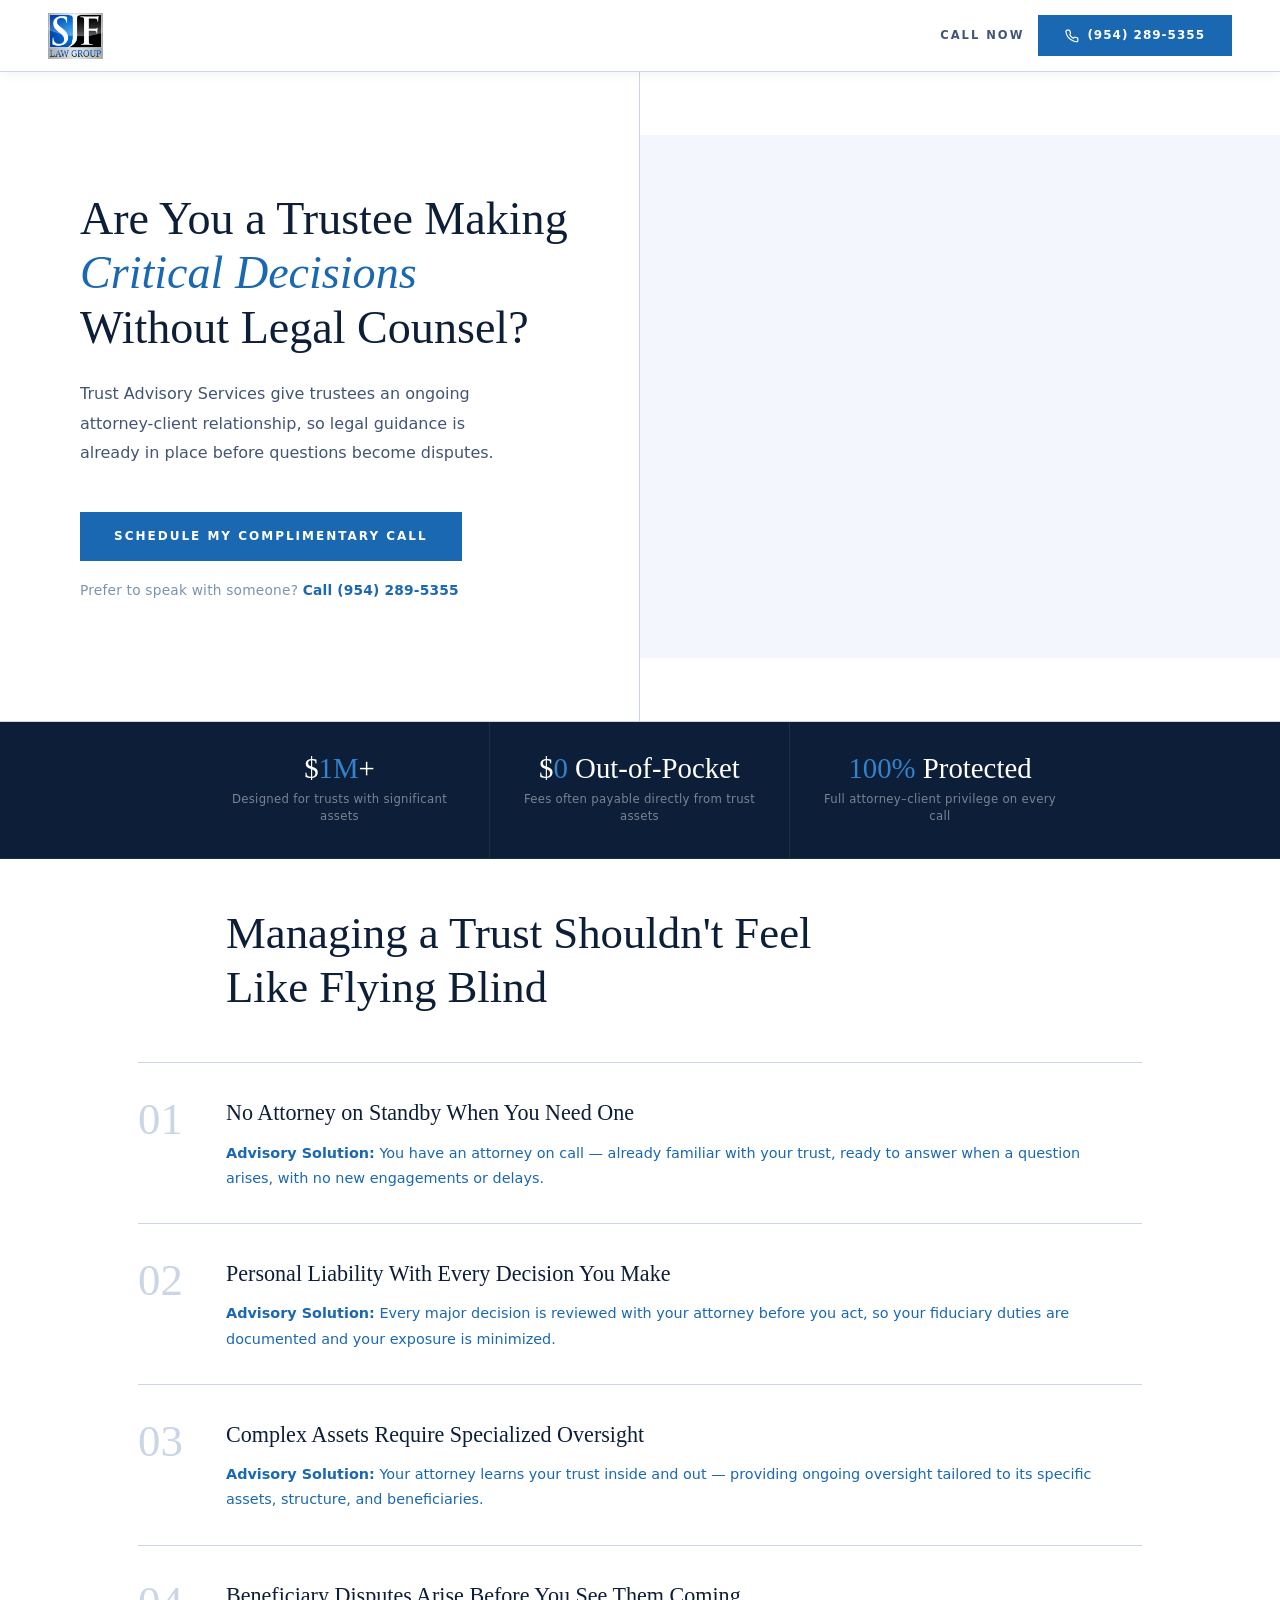
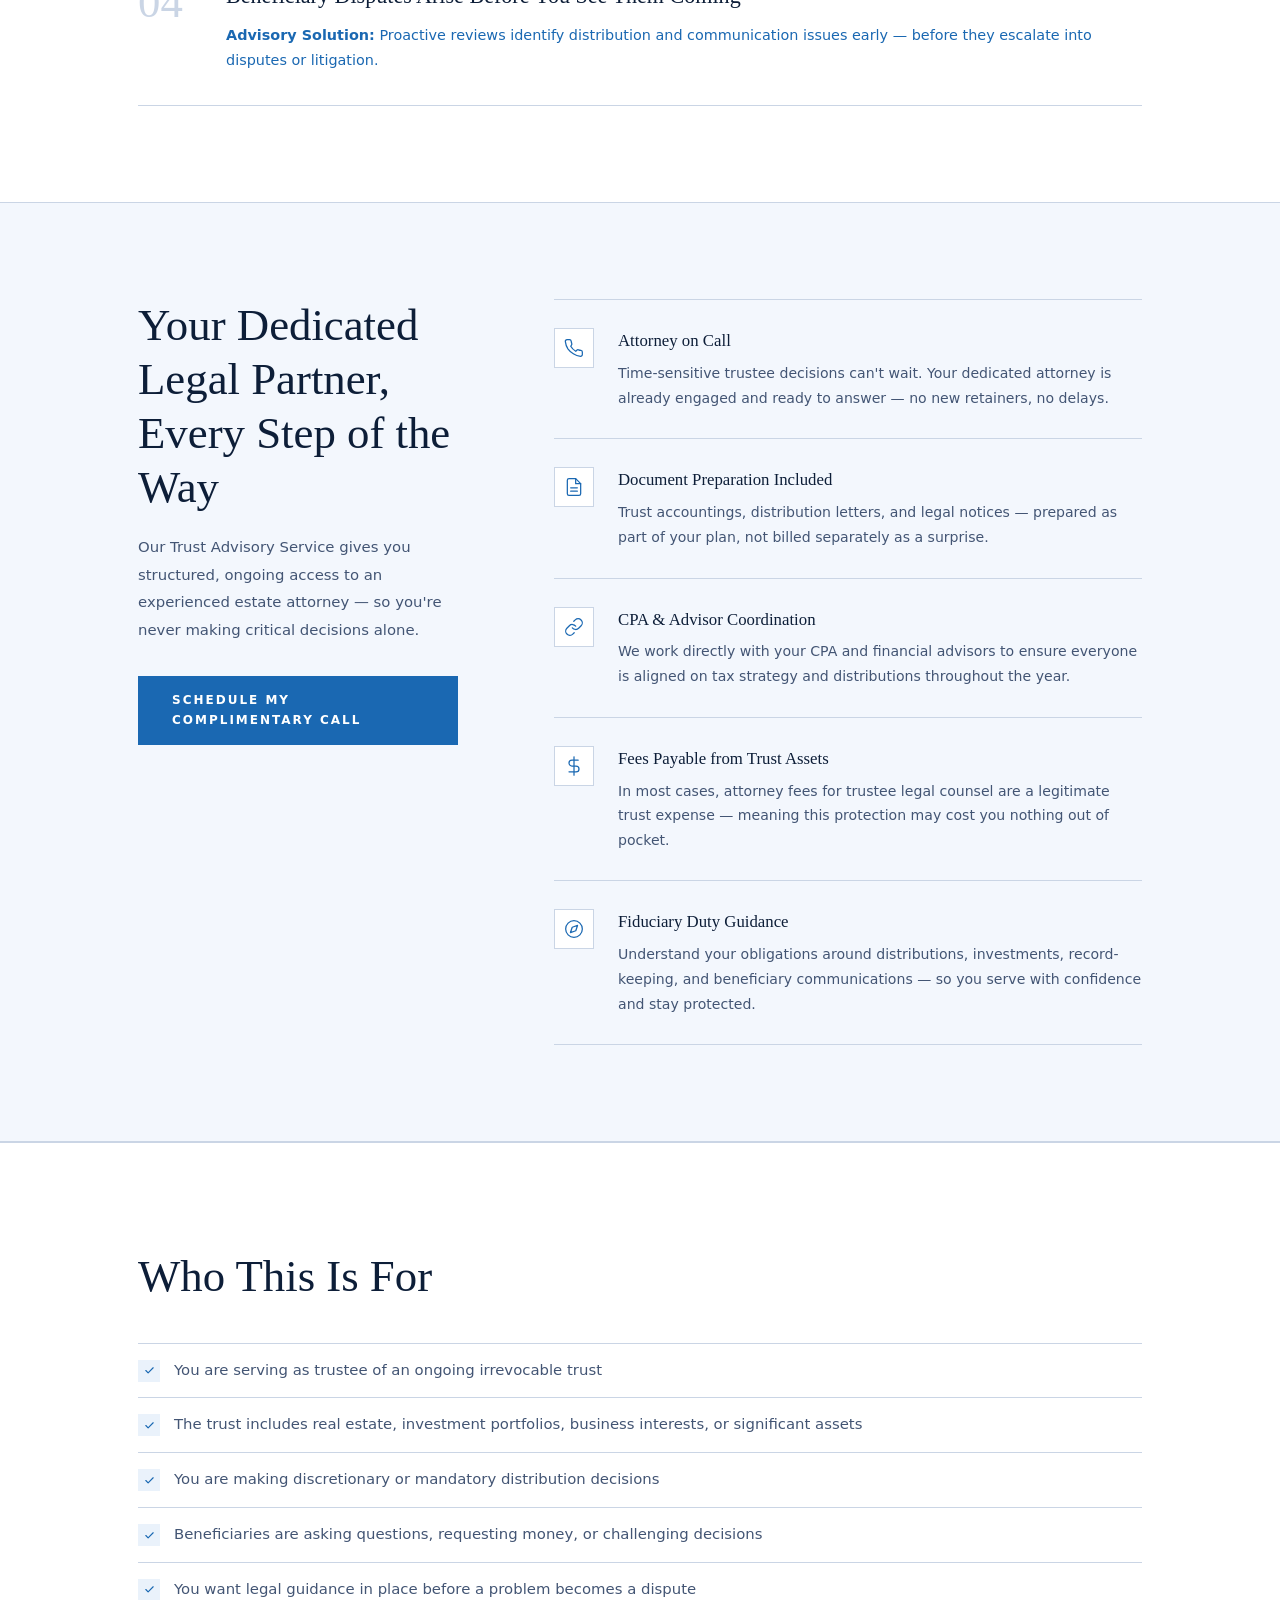
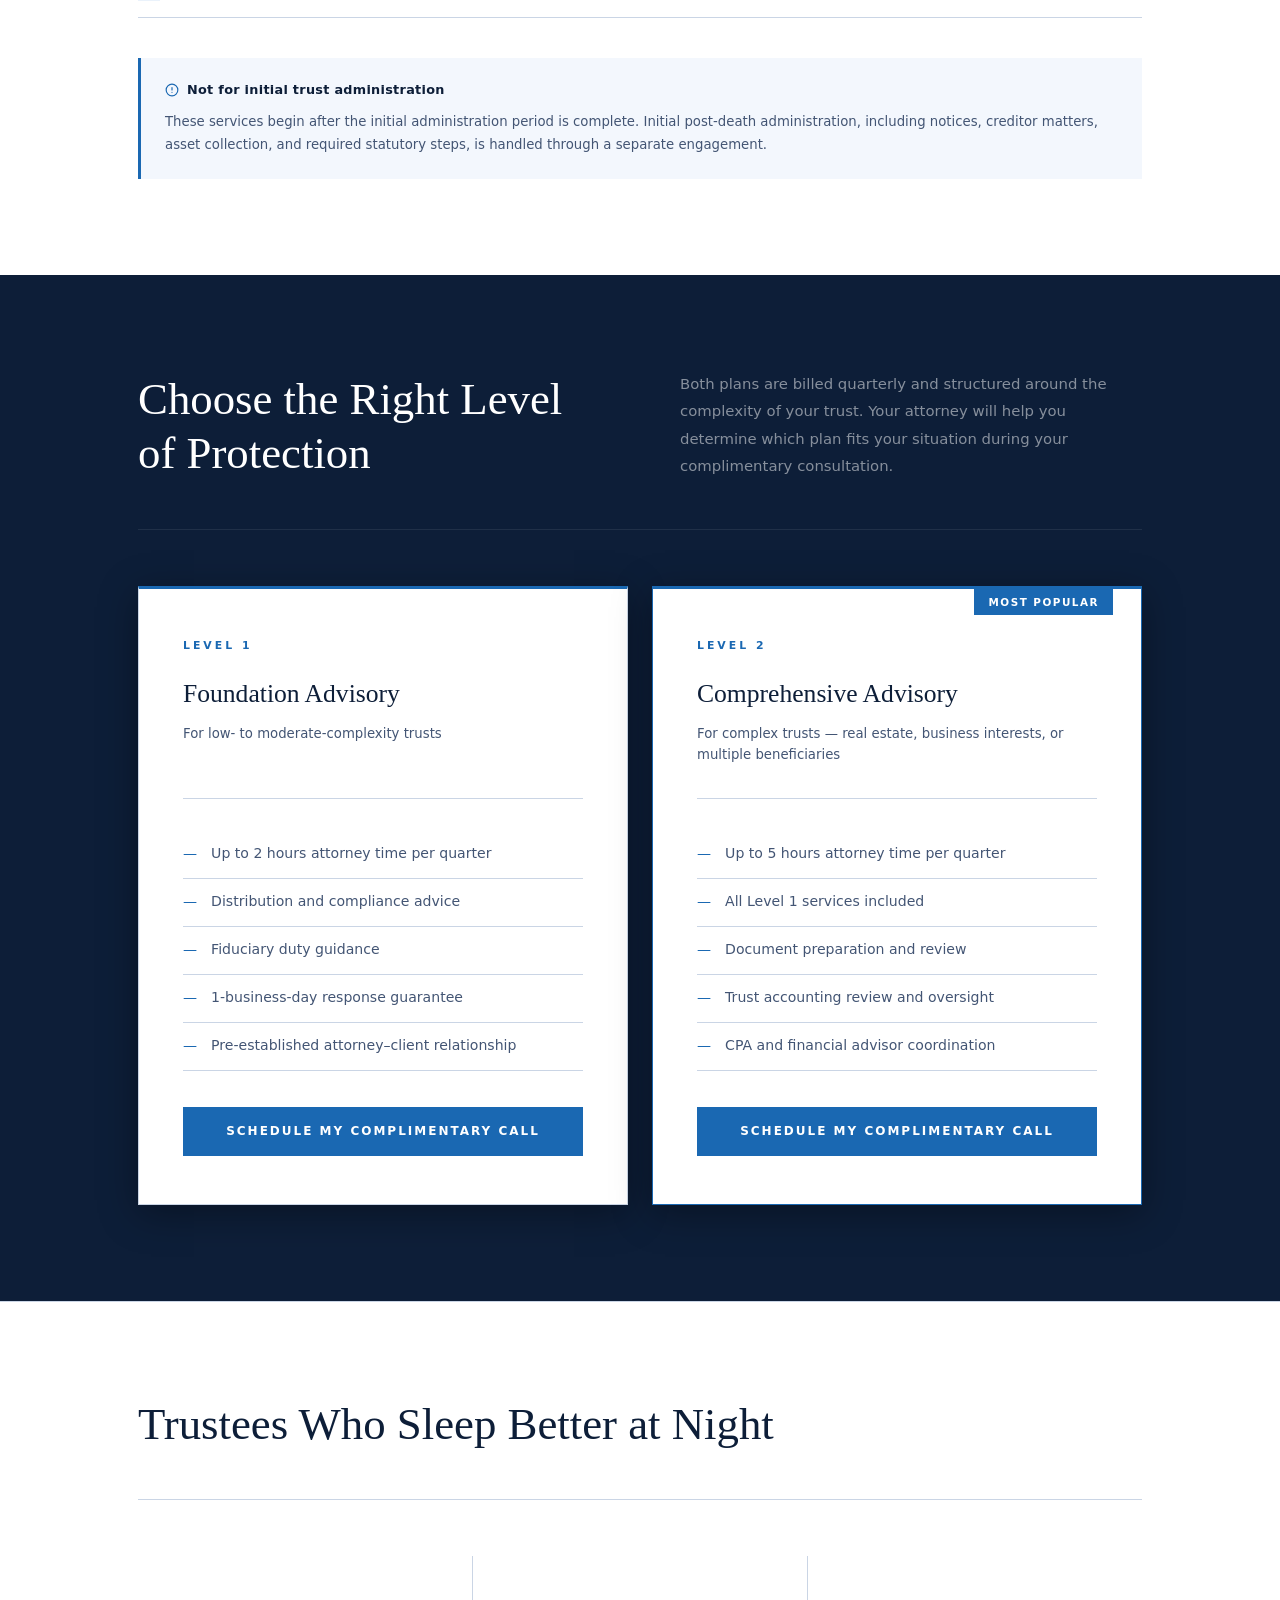
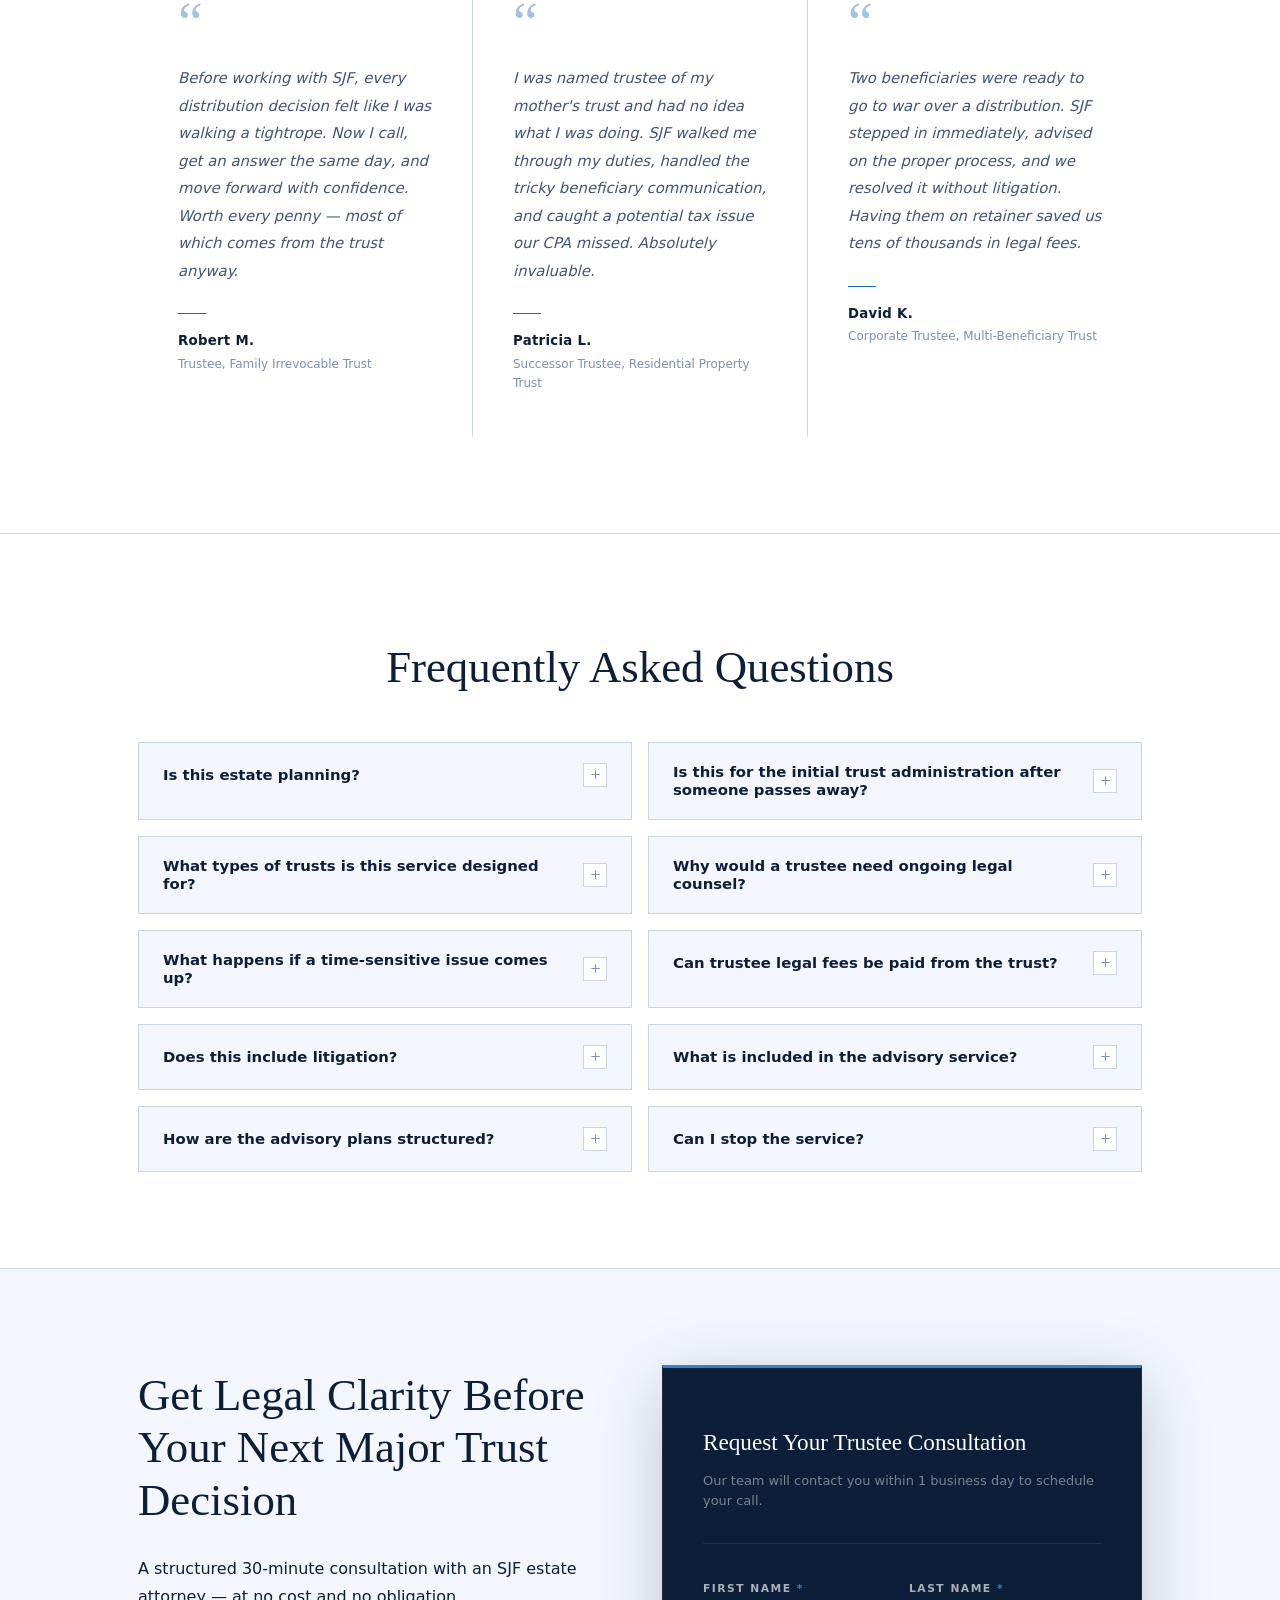
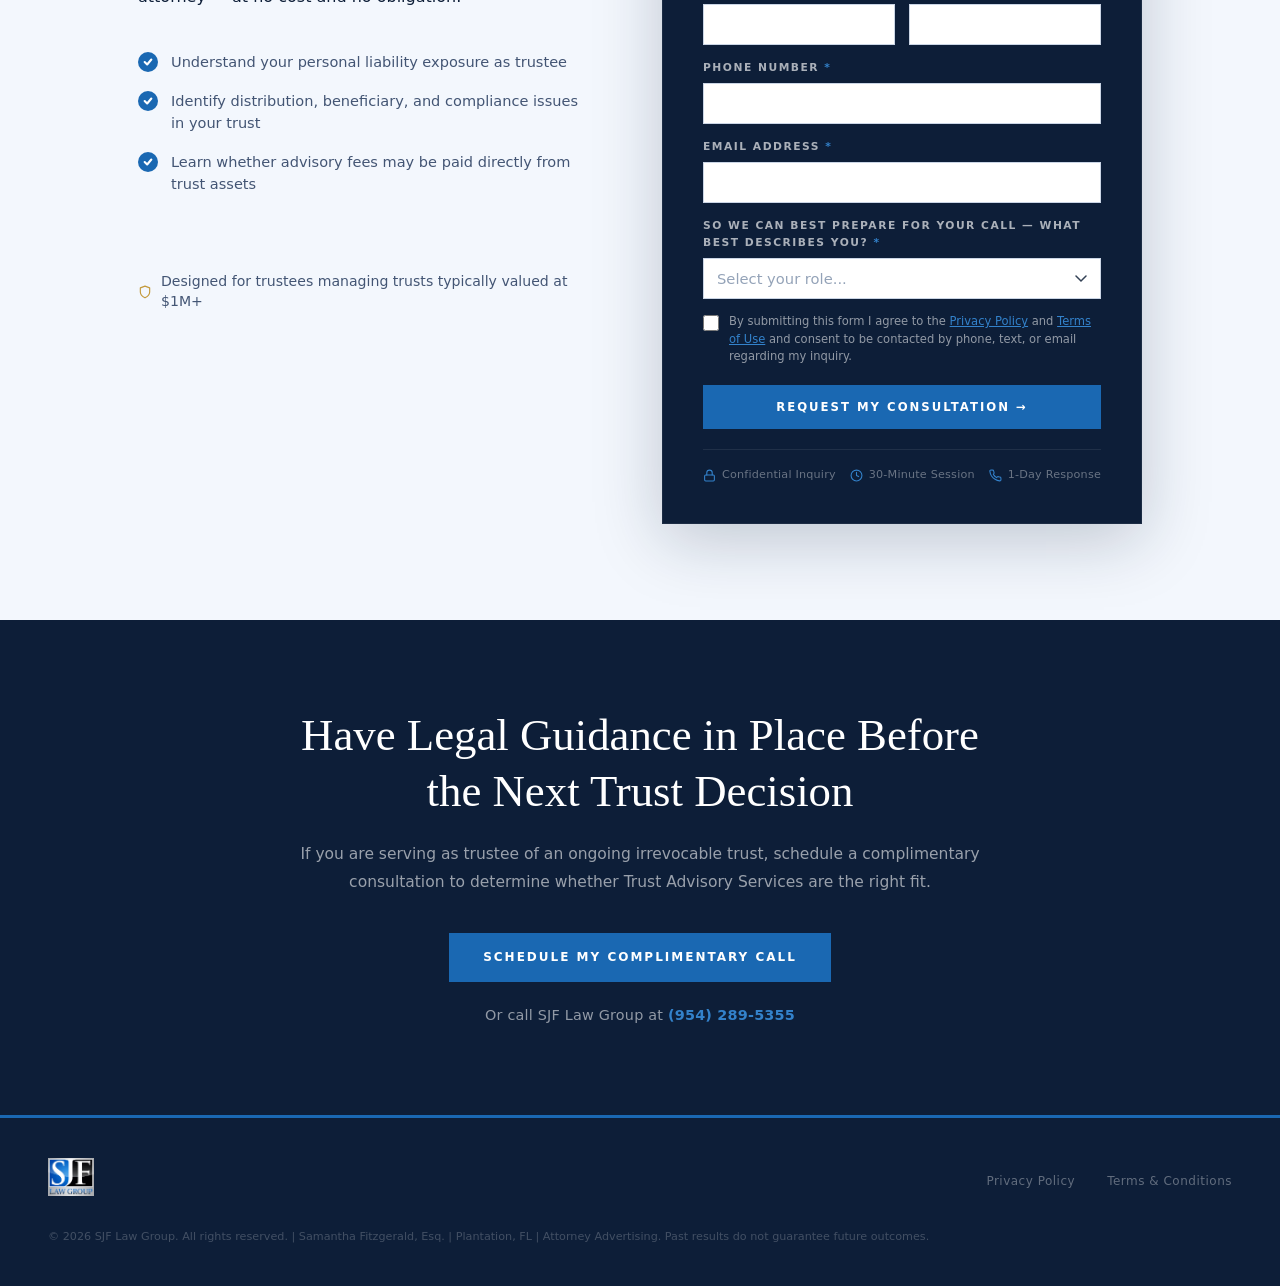
<file: index.html>
<!DOCTYPE html>
<html lang="en">
<head>
  <meta charset="UTF-8" />
  <meta name="viewport" content="width=device-width, initial-scale=1.0" />
  <meta name="facebook-domain-verification" content="k0a0chwaouj1eabkown8rxc9m63eyc" />
  <title>Trust Advisory Services | SJF Law Group</title>
  <!-- Meta Pixel Code -->
  <script>
  !function(f,b,e,v,n,t,s)
  {if(f.fbq)return;n=f.fbq=function(){n.callMethod?
  n.callMethod.apply(n,arguments):n.queue.push(arguments)};
  if(!f._fbq)f._fbq=n;n.push=n;n.loaded=!0;n.version='2.0';
  n.queue=[];t=b.createElement(e);t.async=!0;
  t.src=v;s=b.getElementsByTagName(e)[0];
  s.parentNode.insertBefore(t,s)}(window, document,'script',
  'https://connect.facebook.net/en_US/fbevents.js');
  fbq('init', '765142088381799');
  fbq('track', 'PageView');
  </script>
  <noscript><img height="1" width="1" style="display:none"
  src="https://www.facebook.com/tr?id=765142088381799&ev=PageView&noscript=1"/></noscript>
  <!-- End Meta Pixel Code -->
  <meta name="description" content="SJF Law Group provides trustees with ongoing legal counsel, proactive risk management, and guaranteed same-business-day response. Book your free consultation today." />
  <link rel="stylesheet" href="assets/css/styles.css" />
</head>
<body>

  <!-- HEADER -->
  <header class="site-header">
    <div class="header-logo">
      <img src="assets/images/sjf-logo.jpg" alt="SJF Law Group" />
    </div>
    <div class="header-actions">
      <span class="header-call-label">Call Now</span>
      <a class="header-cta header-cta--phone" href="tel:+19542895355" data-phone-link>
        <svg xmlns="http://www.w3.org/2000/svg" width="14" height="14" viewBox="0 0 24 24" fill="none" stroke="currentColor" stroke-width="2" stroke-linecap="round" stroke-linejoin="round"><path d="M22 16.92v3a2 2 0 0 1-2.18 2 19.79 19.79 0 0 1-8.63-3.07A19.5 19.5 0 0 1 4.69 13a19.79 19.79 0 0 1-3.07-8.67A2 2 0 0 1 3.6 2h3a2 2 0 0 1 2 1.72 12.84 12.84 0 0 0 .7 2.81 2 2 0 0 1-.45 2.11L8.09 9.91a16 16 0 0 0 6 6l1.27-1.27a2 2 0 0 1 2.11-.45 12.84 12.84 0 0 0 2.81.7A2 2 0 0 1 22 16.92z"/></svg>
        <span data-phone-text>(954) 289-5355</span>
      </a>
    </div>
  </header>

  <!-- HERO -->
  <section class="hero">
    <div class="hero__left">
      <h1 class="hero__headline">
        Are You a Trustee Making<br><em>Critical Decisions</em><br>Without Legal Counsel?
      </h1>
      <p class="hero__sub">
        Trust Advisory Services give trustees an ongoing attorney-client relationship, so legal guidance is already in place before questions become disputes.
      </p>
      <a href="#book-consult" class="btn-primary">Schedule My Complimentary Call</a>
      <p class="hero__call">Prefer to speak with someone? <a href="tel:+19542895355" data-phone-link>Call <span data-phone-text>(954) 289-5355</span></a></p>
    </div>
    <div class="hero__right">
      <div class="vsl-container">
        <iframe src="https://player.vimeo.com/video/1194267260?badge=0&amp;autopause=0&amp;player_id=0&amp;app_id=58479" frameborder="0" allow="autoplay; fullscreen; picture-in-picture; clipboard-write; encrypted-media; web-share" referrerpolicy="strict-origin-when-cross-origin" style="position:absolute;top:0;left:0;width:100%;height:100%;" title="VSL_1"></iframe>
      </div>
    </div>
  </section>

  <!-- STATS BAR -->
  <div class="stats-bar">
    <div class="stats-bar__inner">
      <div class="stat-item">
        <div class="stat-item__number">$<span>1M</span>+</div>
        <div class="stat-item__label">Designed for trusts with significant assets</div>
      </div>
      <div class="stat-item">
        <div class="stat-item__number">$<span>0</span> Out-of-Pocket</div>
        <div class="stat-item__label">Fees often payable directly from trust assets</div>
      </div>
      <div class="stat-item">
        <div class="stat-item__number"><span>100%</span> Protected</div>
        <div class="stat-item__label">Full attorney–client privilege on every call</div>
      </div>
    </div>
  </div>

  <!-- PAIN POINTS -->
  <section class="pain-section">
    <div class="container">
      <div class="pain-section__header">
        <div>
          <h2 class="section-headline" style="font-family:'Georgia',serif;font-size:clamp(2.1rem,3.5vw,3.1rem);font-weight:normal;line-height:1.2;">Managing a Trust Shouldn't Feel<br>Like Flying Blind</h2>
        </div>
      </div>

      <div class="pain-item">
        <div class="pain-item__number">01</div>
        <div>
          <div class="pain-item__title">No Attorney on Standby When You Need One</div>
          <p class="pain-item__solution"><strong>Advisory Solution:</strong> You have an attorney on call — already familiar with your trust, ready to answer when a question arises, with no new engagements or delays.</p>
        </div>
      </div>
      <div class="pain-item">
        <div class="pain-item__number">02</div>
        <div>
          <div class="pain-item__title">Personal Liability With Every Decision You Make</div>
          <p class="pain-item__solution"><strong>Advisory Solution:</strong> Every major decision is reviewed with your attorney before you act, so your fiduciary duties are documented and your exposure is minimized.</p>
        </div>
      </div>
      <div class="pain-item">
        <div class="pain-item__number">03</div>
        <div>
          <div class="pain-item__title">Complex Assets Require Specialized Oversight</div>
          <p class="pain-item__solution"><strong>Advisory Solution:</strong> Your attorney learns your trust inside and out — providing ongoing oversight tailored to its specific assets, structure, and beneficiaries.</p>
        </div>
      </div>
      <div class="pain-item">
        <div class="pain-item__number">04</div>
        <div>
          <div class="pain-item__title">Beneficiary Disputes Arise Before You See Them Coming</div>
          <p class="pain-item__solution"><strong>Advisory Solution:</strong> Proactive reviews identify distribution and communication issues early — before they escalate into disputes or litigation.</p>
        </div>
      </div>
    </div>
  </section>

  <!-- BENEFITS -->
  <section class="benefits-section">
    <div class="container">
      <div class="benefits-inner">
        <div class="benefits-left">
          <h2 class="section-headline">Your Dedicated Legal Partner, Every Step of the Way</h2>
          <p class="benefits-left__text">
            Our Trust Advisory Service gives you structured, ongoing access to an experienced estate attorney — so you're never making critical decisions alone.
          </p>
          <a href="#book-consult" class="btn-primary">Schedule My Complimentary Call</a>
        </div>
        <div class="benefits-right">
          <div class="benefit-row">
            <div class="benefit-row__icon">
              <svg xmlns="http://www.w3.org/2000/svg" width="20" height="20" viewBox="0 0 24 24" fill="none" stroke="currentColor" stroke-width="1.5" stroke-linecap="round" stroke-linejoin="round"><path d="M22 16.92v3a2 2 0 0 1-2.18 2 19.79 19.79 0 0 1-8.63-3.07A19.5 19.5 0 0 1 4.69 13a19.79 19.79 0 0 1-3.07-8.67A2 2 0 0 1 3.6 2h3a2 2 0 0 1 2 1.72 12.84 12.84 0 0 0 .7 2.81 2 2 0 0 1-.45 2.11L8.09 9.91a16 16 0 0 0 6 6l1.27-1.27a2 2 0 0 1 2.11-.45 12.84 12.84 0 0 0 2.81.7A2 2 0 0 1 22 16.92z"/></svg>
            </div>
            <div>
              <div class="benefit-row__title">Attorney on Call</div>
              <p class="benefit-row__text">Time-sensitive trustee decisions can't wait. Your dedicated attorney is already engaged and ready to answer — no new retainers, no delays.</p>
            </div>
          </div>
          <div class="benefit-row">
            <div class="benefit-row__icon">
              <svg xmlns="http://www.w3.org/2000/svg" width="20" height="20" viewBox="0 0 24 24" fill="none" stroke="currentColor" stroke-width="1.5" stroke-linecap="round" stroke-linejoin="round"><path d="M14 2H6a2 2 0 0 0-2 2v16a2 2 0 0 0 2 2h12a2 2 0 0 0 2-2V8z"/><polyline points="14 2 14 8 20 8"/><line x1="16" y1="13" x2="8" y2="13"/><line x1="16" y1="17" x2="8" y2="17"/></svg>
            </div>
            <div>
              <div class="benefit-row__title">Document Preparation Included</div>
              <p class="benefit-row__text">Trust accountings, distribution letters, and legal notices — prepared as part of your plan, not billed separately as a surprise.</p>
            </div>
          </div>
          <div class="benefit-row">
            <div class="benefit-row__icon">
              <svg xmlns="http://www.w3.org/2000/svg" width="20" height="20" viewBox="0 0 24 24" fill="none" stroke="currentColor" stroke-width="1.5" stroke-linecap="round" stroke-linejoin="round"><path d="M10 13a5 5 0 0 0 7.54.54l3-3a5 5 0 0 0-7.07-7.07l-1.72 1.71"/><path d="M14 11a5 5 0 0 0-7.54-.54l-3 3a5 5 0 0 0 7.07 7.07l1.71-1.71"/></svg>
            </div>
            <div>
              <div class="benefit-row__title">CPA &amp; Advisor Coordination</div>
              <p class="benefit-row__text">We work directly with your CPA and financial advisors to ensure everyone is aligned on tax strategy and distributions throughout the year.</p>
            </div>
          </div>
          <div class="benefit-row">
            <div class="benefit-row__icon">
              <svg xmlns="http://www.w3.org/2000/svg" width="20" height="20" viewBox="0 0 24 24" fill="none" stroke="currentColor" stroke-width="1.5" stroke-linecap="round" stroke-linejoin="round"><line x1="12" y1="1" x2="12" y2="23"/><path d="M17 5H9.5a3.5 3.5 0 0 0 0 7h5a3.5 3.5 0 0 1 0 7H6"/></svg>
            </div>
            <div>
              <div class="benefit-row__title">Fees Payable from Trust Assets</div>
              <p class="benefit-row__text">In most cases, attorney fees for trustee legal counsel are a legitimate trust expense — meaning this protection may cost you nothing out of pocket.</p>
            </div>
          </div>
          <div class="benefit-row">
            <div class="benefit-row__icon">
              <svg xmlns="http://www.w3.org/2000/svg" width="20" height="20" viewBox="0 0 24 24" fill="none" stroke="currentColor" stroke-width="1.5" stroke-linecap="round" stroke-linejoin="round"><circle cx="12" cy="12" r="10"/><polygon points="16.24 7.76 14.12 14.12 7.76 16.24 9.88 9.88 16.24 7.76"/></svg>
            </div>
            <div>
              <div class="benefit-row__title">Fiduciary Duty Guidance</div>
              <p class="benefit-row__text">Understand your obligations around distributions, investments, record-keeping, and beneficiary communications — so you serve with confidence and stay protected.</p>
            </div>
          </div>
        </div>
      </div>
    </div>
  </section>

  <!-- WHO THIS IS FOR -->
  <section class="who-section">
    <div class="container">
      <div class="who-header">
        <h2 class="who-headline">Who This Is For</h2>
      </div>
      <ul class="who-list">
        <li class="who-item">
          <span class="who-item__icon"><svg xmlns="http://www.w3.org/2000/svg" width="11" height="11" viewBox="0 0 24 24" fill="none" stroke="currentColor" stroke-width="2.5" stroke-linecap="round" stroke-linejoin="round"><polyline points="20 6 9 17 4 12"/></svg></span>
          <span>You are serving as trustee of an ongoing irrevocable trust</span>
        </li>
        <li class="who-item">
          <span class="who-item__icon"><svg xmlns="http://www.w3.org/2000/svg" width="11" height="11" viewBox="0 0 24 24" fill="none" stroke="currentColor" stroke-width="2.5" stroke-linecap="round" stroke-linejoin="round"><polyline points="20 6 9 17 4 12"/></svg></span>
          <span>The trust includes real estate, investment portfolios, business interests, or significant assets</span>
        </li>
        <li class="who-item">
          <span class="who-item__icon"><svg xmlns="http://www.w3.org/2000/svg" width="11" height="11" viewBox="0 0 24 24" fill="none" stroke="currentColor" stroke-width="2.5" stroke-linecap="round" stroke-linejoin="round"><polyline points="20 6 9 17 4 12"/></svg></span>
          <span>You are making discretionary or mandatory distribution decisions</span>
        </li>
        <li class="who-item">
          <span class="who-item__icon"><svg xmlns="http://www.w3.org/2000/svg" width="11" height="11" viewBox="0 0 24 24" fill="none" stroke="currentColor" stroke-width="2.5" stroke-linecap="round" stroke-linejoin="round"><polyline points="20 6 9 17 4 12"/></svg></span>
          <span>Beneficiaries are asking questions, requesting money, or challenging decisions</span>
        </li>
        <li class="who-item">
          <span class="who-item__icon"><svg xmlns="http://www.w3.org/2000/svg" width="11" height="11" viewBox="0 0 24 24" fill="none" stroke="currentColor" stroke-width="2.5" stroke-linecap="round" stroke-linejoin="round"><polyline points="20 6 9 17 4 12"/></svg></span>
          <span>You want legal guidance in place before a problem becomes a dispute</span>
        </li>
      </ul>
      <div class="who-callout">
        <div class="who-callout__label">
          <svg xmlns="http://www.w3.org/2000/svg" width="14" height="14" viewBox="0 0 24 24" fill="none" stroke="currentColor" stroke-width="2" stroke-linecap="round" stroke-linejoin="round"><circle cx="12" cy="12" r="10"/><line x1="12" y1="8" x2="12" y2="12"/><line x1="12" y1="16" x2="12.01" y2="16"/></svg>
          Not for initial trust administration
        </div>
        <p class="who-callout__text">These services begin after the initial administration period is complete. Initial post-death administration, including notices, creditor matters, asset collection, and required statutory steps, is handled through a separate engagement.</p>
      </div>
    </div>
  </section>

  <!-- SERVICE TIERS -->
  <section class="tiers-section">
    <div class="container">
      <div class="tiers-header">
        <div>
          <h2 class="section-headline">Choose the Right Level of Protection</h2>
        </div>
        <p class="tiers-header__text">
          Both plans are billed quarterly and structured around the complexity of your trust. Your attorney will help you determine which plan fits your situation during your complimentary consultation.
        </p>
      </div>
      <div class="tiers-grid">
        <div class="tier-card">
          <div class="tier-card__level">Level 1</div>
          <div class="tier-card__title">Foundation Advisory</div>
          <div class="tier-card__for">For low- to moderate-complexity trusts</div>
          <ul class="tier-card__features">
            <li>Up to 2 hours attorney time per quarter</li>
            <li>Distribution and compliance advice</li>
            <li>Fiduciary duty guidance</li>
            <li>1-business-day response guarantee</li>
            <li>Pre-established attorney–client relationship</li>
          </ul>
          <a href="#book-consult" class="btn-primary">Schedule My Complimentary Call</a>
        </div>
        <div class="tier-card tier-card--featured">
          <div class="tier-card__level">Level 2</div>
          <div class="tier-card__title">Comprehensive Advisory</div>
          <div class="tier-card__for">For complex trusts — real estate, business interests, or multiple beneficiaries</div>
          <ul class="tier-card__features">
            <li>Up to 5 hours attorney time per quarter</li>
            <li>All Level 1 services included</li>
            <li>Document preparation and review</li>
            <li>Trust accounting review and oversight</li>
            <li>CPA and financial advisor coordination</li>
          </ul>
          <a href="#book-consult" class="btn-primary">Schedule My Complimentary Call</a>
        </div>
      </div>
    </div>
  </section>

  <!-- TESTIMONIALS -->
  <section class="proof-section">
    <div class="container">
      <div class="proof-header">
        <h2 class="section-headline">Trustees Who Sleep Better at Night</h2>
      </div>
      <div class="proof-grid">
        <div class="testimonial-card">
          <span class="testimonial-card__open-quote">&ldquo;</span>
          <p class="testimonial-card__text">Before working with SJF, every distribution decision felt like I was walking a tightrope. Now I call, get an answer the same day, and move forward with confidence. Worth every penny — most of which comes from the trust anyway.</p>
          <div class="testimonial-card__rule"></div>
          <div class="testimonial-card__author">Robert M.</div>
          <div class="testimonial-card__role">Trustee, Family Irrevocable Trust</div>
        </div>
        <div class="testimonial-card">
          <span class="testimonial-card__open-quote">&ldquo;</span>
          <p class="testimonial-card__text">I was named trustee of my mother's trust and had no idea what I was doing. SJF walked me through my duties, handled the tricky beneficiary communication, and caught a potential tax issue our CPA missed. Absolutely invaluable.</p>
          <div class="testimonial-card__rule"></div>
          <div class="testimonial-card__author">Patricia L.</div>
          <div class="testimonial-card__role">Successor Trustee, Residential Property Trust</div>
        </div>
        <div class="testimonial-card">
          <span class="testimonial-card__open-quote">&ldquo;</span>
          <p class="testimonial-card__text">Two beneficiaries were ready to go to war over a distribution. SJF stepped in immediately, advised on the proper process, and we resolved it without litigation. Having them on retainer saved us tens of thousands in legal fees.</p>
          <div class="testimonial-card__rule"></div>
          <div class="testimonial-card__author">David K.</div>
          <div class="testimonial-card__role">Corporate Trustee, Multi-Beneficiary Trust</div>
        </div>
      </div>
    </div>
  </section>

  <!-- FAQ -->
  <section class="faq-section">
    <div class="container">
      <div class="faq-header">
        <h2 class="faq-headline">Frequently Asked Questions</h2>
      </div>
      <div class="faq-grid">

        <div class="faq-card">
          <button class="faq-question" aria-expanded="false">
            <span>Is this estate planning?</span>
            <span class="faq-icon" aria-hidden="true"><svg xmlns="http://www.w3.org/2000/svg" width="13" height="13" viewBox="0 0 24 24" fill="none" stroke="currentColor" stroke-width="2" stroke-linecap="round" stroke-linejoin="round"><line x1="12" y1="5" x2="12" y2="19"/><line x1="5" y1="12" x2="19" y2="12"/></svg></span>
          </button>
          <div class="faq-answer"><div class="faq-answer__inner"><p>No. Trust Advisory Services are not for creating a new estate plan. They are for trustees who are already responsible for administering an ongoing irrevocable trust and need legal guidance as decisions arise.</p></div></div>
        </div>

        <div class="faq-card">
          <button class="faq-question" aria-expanded="false">
            <span>Is this for the initial trust administration after someone passes away?</span>
            <span class="faq-icon" aria-hidden="true"><svg xmlns="http://www.w3.org/2000/svg" width="13" height="13" viewBox="0 0 24 24" fill="none" stroke="currentColor" stroke-width="2" stroke-linecap="round" stroke-linejoin="round"><line x1="12" y1="5" x2="12" y2="19"/><line x1="5" y1="12" x2="19" y2="12"/></svg></span>
          </button>
          <div class="faq-answer"><div class="faq-answer__inner"><p>No. The initial post-death administration period is handled through a separate engagement. Trust Advisory Services begin after that initial phase is complete and the trust transitions into ongoing management.</p></div></div>
        </div>

        <div class="faq-card">
          <button class="faq-question" aria-expanded="false">
            <span>What types of trusts is this service designed for?</span>
            <span class="faq-icon" aria-hidden="true"><svg xmlns="http://www.w3.org/2000/svg" width="13" height="13" viewBox="0 0 24 24" fill="none" stroke="currentColor" stroke-width="2" stroke-linecap="round" stroke-linejoin="round"><line x1="12" y1="5" x2="12" y2="19"/><line x1="5" y1="12" x2="19" y2="12"/></svg></span>
          </button>
          <div class="faq-answer"><div class="faq-answer__inner"><p>This service is commonly used for long-term irrevocable trusts, sub-trusts created after death, trusts holding real estate, investment portfolios, or business interests, and trusts with ongoing discretionary distributions or multiple beneficiaries.</p></div></div>
        </div>

        <div class="faq-card">
          <button class="faq-question" aria-expanded="false">
            <span>Why would a trustee need ongoing legal counsel?</span>
            <span class="faq-icon" aria-hidden="true"><svg xmlns="http://www.w3.org/2000/svg" width="13" height="13" viewBox="0 0 24 24" fill="none" stroke="currentColor" stroke-width="2" stroke-linecap="round" stroke-linejoin="round"><line x1="12" y1="5" x2="12" y2="19"/><line x1="5" y1="12" x2="19" y2="12"/></svg></span>
          </button>
          <div class="faq-answer"><div class="faq-answer__inner"><p>Trustees have fiduciary duties and may face personal liability for mistakes. Ongoing counsel helps trustees address distributions, beneficiary communications, compliance questions, trust interpretation, and risk areas before they become disputes.</p></div></div>
        </div>

        <div class="faq-card">
          <button class="faq-question" aria-expanded="false">
            <span>What happens if a time-sensitive issue comes up?</span>
            <span class="faq-icon" aria-hidden="true"><svg xmlns="http://www.w3.org/2000/svg" width="13" height="13" viewBox="0 0 24 24" fill="none" stroke="currentColor" stroke-width="2" stroke-linecap="round" stroke-linejoin="round"><line x1="12" y1="5" x2="12" y2="19"/><line x1="5" y1="12" x2="19" y2="12"/></svg></span>
          </button>
          <div class="faq-answer"><div class="faq-answer__inner"><p>Trustees in an advisory relationship receive a guaranteed response within one business day, so they do not have to locate and retain new counsel every time an issue arises.</p></div></div>
        </div>

        <div class="faq-card">
          <button class="faq-question" aria-expanded="false">
            <span>Can trustee legal fees be paid from the trust?</span>
            <span class="faq-icon" aria-hidden="true"><svg xmlns="http://www.w3.org/2000/svg" width="13" height="13" viewBox="0 0 24 24" fill="none" stroke="currentColor" stroke-width="2" stroke-linecap="round" stroke-linejoin="round"><line x1="12" y1="5" x2="12" y2="19"/><line x1="5" y1="12" x2="19" y2="12"/></svg></span>
          </button>
          <div class="faq-answer"><div class="faq-answer__inner"><p>Trustee legal fees are generally payable from the trust as an administrative expense, depending on the trust and circumstances. This can be discussed during the consultation.</p></div></div>
        </div>

        <div class="faq-card">
          <button class="faq-question" aria-expanded="false">
            <span>Does this include litigation?</span>
            <span class="faq-icon" aria-hidden="true"><svg xmlns="http://www.w3.org/2000/svg" width="13" height="13" viewBox="0 0 24 24" fill="none" stroke="currentColor" stroke-width="2" stroke-linecap="round" stroke-linejoin="round"><line x1="12" y1="5" x2="12" y2="19"/><line x1="5" y1="12" x2="19" y2="12"/></svg></span>
          </button>
          <div class="faq-answer"><div class="faq-answer__inner"><p>No. Trust Advisory Services do not include litigation representation. If a dispute arises, the firm can help assess the risk and coordinate with litigation counsel when appropriate.</p></div></div>
        </div>

        <div class="faq-card">
          <button class="faq-question" aria-expanded="false">
            <span>What is included in the advisory service?</span>
            <span class="faq-icon" aria-hidden="true"><svg xmlns="http://www.w3.org/2000/svg" width="13" height="13" viewBox="0 0 24 24" fill="none" stroke="currentColor" stroke-width="2" stroke-linecap="round" stroke-linejoin="round"><line x1="12" y1="5" x2="12" y2="19"/><line x1="5" y1="12" x2="19" y2="12"/></svg></span>
          </button>
          <div class="faq-answer"><div class="faq-answer__inner"><p>Services may include interpretation of trust provisions, guidance on distributions, beneficiary communications, review of trustee correspondence, coordination with CPAs and financial advisors, routine trust administration documents, trust funding and asset transfers, accounting review, and proactive risk identification.</p></div></div>
        </div>

        <div class="faq-card">
          <button class="faq-question" aria-expanded="false">
            <span>How are the advisory plans structured?</span>
            <span class="faq-icon" aria-hidden="true"><svg xmlns="http://www.w3.org/2000/svg" width="13" height="13" viewBox="0 0 24 24" fill="none" stroke="currentColor" stroke-width="2" stroke-linecap="round" stroke-linejoin="round"><line x1="12" y1="5" x2="12" y2="19"/><line x1="5" y1="12" x2="19" y2="12"/></svg></span>
          </button>
          <div class="faq-answer"><div class="faq-answer__inner"><p>Advisory services are structured in quarterly terms. Level 1 is designed for low- to moderate-complexity trusts and includes up to 2 hours of attorney time per quarter. Level 2 is designed for more complex trusts and includes up to 5 hours of attorney time per quarter.</p></div></div>
        </div>

        <div class="faq-card">
          <button class="faq-question" aria-expanded="false">
            <span>Can I stop the service?</span>
            <span class="faq-icon" aria-hidden="true"><svg xmlns="http://www.w3.org/2000/svg" width="13" height="13" viewBox="0 0 24 24" fill="none" stroke="currentColor" stroke-width="2" stroke-linecap="round" stroke-linejoin="round"><line x1="12" y1="5" x2="12" y2="19"/><line x1="5" y1="12" x2="19" y2="12"/></svg></span>
          </button>
          <div class="faq-answer"><div class="faq-answer__inner"><p>Yes. Engagements are structured in quarterly terms and may be discontinued at the conclusion of any quarter upon written notice.</p></div></div>
        </div>

      </div>
    </div>
  </section>

  <!-- CTA / FORM -->
  <section class="cta-section" id="book-consult">
    <div class="container">
      <div class="cta-grid">

        <!-- LEFT: Value proposition -->
        <div class="cta-content">
          <h2 class="cta-headline">Get Legal Clarity Before Your Next Major Trust Decision</h2>
          <p class="cta-lead">A structured 30-minute consultation with an SJF estate attorney — at no cost and no obligation.</p>
          <ul class="cta-benefits">
            <li>
              <span class="benefit-check"><svg viewBox="0 0 12 12"><polyline points="2,6 5,9 10,3"/></svg></span>
              Understand your personal liability exposure as trustee
            </li>
            <li>
              <span class="benefit-check"><svg viewBox="0 0 12 12"><polyline points="2,6 5,9 10,3"/></svg></span>
              Identify distribution, beneficiary, and compliance issues in your trust
            </li>
            <li>
              <span class="benefit-check"><svg viewBox="0 0 12 12"><polyline points="2,6 5,9 10,3"/></svg></span>
              Learn whether advisory fees may be paid directly from trust assets
            </li>
          </ul>

          <div class="qualify-badge">
            <svg xmlns="http://www.w3.org/2000/svg" width="14" height="14" viewBox="0 0 24 24" fill="none" stroke="currentColor" stroke-width="2" stroke-linecap="round" stroke-linejoin="round"><path d="M12 22s8-4 8-10V5l-8-3-8 3v7c0 6 8 10 8 10z"/></svg>
            Designed for trustees managing trusts typically valued at $1M+
          </div>
        </div>

        <!-- RIGHT: Form card -->
        <div class="cta-form-col">
          <div class="form-card">
            <div class="form-card__title">Request Your Trustee Consultation</div>
            <p class="form-card__sub">Our team will contact you within 1 business day to schedule your call.</p>

            <form id="consult-form" novalidate>
              <div class="form-error" id="form-error"></div>
              <div class="form-row">
                <div class="form-group">
                  <label for="firstName">First Name <span>*</span></label>
                  <input type="text" id="firstName" name="first_name" autocomplete="given-name" required />
                </div>
                <div class="form-group">
                  <label for="lastName">Last Name <span>*</span></label>
                  <input type="text" id="lastName" name="last_name" autocomplete="family-name" required />
                </div>
              </div>
              <div class="form-group">
                <label for="phone">Phone Number <span>*</span></label>
                <input type="tel" id="phone" name="phone" autocomplete="tel" required />
              </div>
              <div class="form-group">
                <label for="email">Email Address <span>*</span></label>
                <input type="email" id="email" name="email" autocomplete="email" required />
              </div>
              <div class="form-group">
                <label for="role">So we can best prepare for your call — what best describes you? <span>*</span></label>
                <select id="role" name="role" required class="placeholder-selected">
                  <option value="" disabled selected>Select your role...</option>
                  <option value="current_trustee">I am currently serving as a trustee</option>
                  <option value="future_trustee">I expect to become a trustee soon</option>
                  <option value="beneficiary">I am a beneficiary of a trust</option>
                  <option value="exploring">I'm exploring options / not sure</option>
                </select>
              </div>
              <div class="form-consent">
                <input type="checkbox" id="consent" name="consent" required />
                <label for="consent">By submitting this form I agree to the <a href="privacy-policy.html" target="_blank">Privacy Policy</a> and <a href="terms-of-use.html" target="_blank">Terms of Use</a> and consent to be contacted by phone, text, or email regarding my inquiry.</label>
              </div>
              <button type="submit" class="btn-submit">Request My Consultation &rarr;</button>
            </form>

            <div class="form-trust-row">
              <div class="form-trust-item">
                <svg xmlns="http://www.w3.org/2000/svg" width="13" height="13" viewBox="0 0 24 24" fill="none" stroke="currentColor" stroke-width="2" stroke-linecap="round" stroke-linejoin="round"><rect x="3" y="11" width="18" height="11" rx="2"/><path d="M7 11V7a5 5 0 0 1 10 0v4"/></svg>
                Confidential Inquiry
              </div>
              <div class="form-trust-item">
                <svg xmlns="http://www.w3.org/2000/svg" width="13" height="13" viewBox="0 0 24 24" fill="none" stroke="currentColor" stroke-width="2" stroke-linecap="round" stroke-linejoin="round"><circle cx="12" cy="12" r="10"/><polyline points="12 6 12 12 16 14"/></svg>
                30-Minute Session
              </div>
              <div class="form-trust-item">
                <svg xmlns="http://www.w3.org/2000/svg" width="13" height="13" viewBox="0 0 24 24" fill="none" stroke="currentColor" stroke-width="2" stroke-linecap="round" stroke-linejoin="round"><path d="M22 16.92v3a2 2 0 0 1-2.18 2 19.79 19.79 0 0 1-8.63-3.07A19.5 19.5 0 0 1 4.69 13a19.79 19.79 0 0 1-3.07-8.67A2 2 0 0 1 3.6 2h3a2 2 0 0 1 2 1.72 12.84 12.84 0 0 0 .7 2.81 2 2 0 0 1-.45 2.11L8.09 9.91a16 16 0 0 0 6 6l1.27-1.27a2 2 0 0 1 2.11-.45 12.84 12.84 0 0 0 2.81.7A2 2 0 0 1 22 16.92z"/></svg>
                1-Day Response
              </div>
            </div>
          </div>
        </div>

      </div>
    </div>
  </section>

  <!-- MINI CTA -->
  <section class="mini-cta-section">
    <div class="container">
      <div class="mini-cta__inner">
        <h2 class="mini-cta__headline">Have Legal Guidance in Place Before the Next Trust Decision</h2>
        <p class="mini-cta__sub">If you are serving as trustee of an ongoing irrevocable trust, schedule a complimentary consultation to determine whether Trust Advisory Services are the right fit.</p>
        <a href="#book-consult" class="btn-primary mini-cta__btn">Schedule My Complimentary Call</a>
        <p class="mini-cta__call">Or call SJF Law Group at <a href="tel:+19542895355" data-phone-link><span data-phone-text>(954) 289-5355</span></a></p>
      </div>
    </div>
  </section>

  <!-- FOOTER -->
  <footer class="footer">
    <div class="footer__inner">
      <div class="footer__logo">
        <img src="assets/images/sjf-logo.jpg" alt="SJF Law Group" />
      </div>
      <nav class="footer__links">
        <a href="privacy-policy.html">Privacy Policy</a>
        <a href="terms-of-use.html">Terms &amp; Conditions</a>
      </nav>
      <p class="footer__copy">&copy; 2026 SJF Law Group. All rights reserved. | Samantha Fitzgerald, Esq. | Plantation, FL | Attorney Advertising. Past results do not guarantee future outcomes.</p>
    </div>
  </footer>

  <!-- MOBILE STICKY CTA BAR -->
  <div class="mobile-cta-bar" aria-hidden="false">
    <a href="tel:+19542895355" class="mobile-cta-bar__btn mobile-cta-bar__btn--call" data-phone-link>
      <svg xmlns="http://www.w3.org/2000/svg" width="16" height="16" viewBox="0 0 24 24" fill="none" stroke="currentColor" stroke-width="2" stroke-linecap="round" stroke-linejoin="round"><path d="M22 16.92v3a2 2 0 0 1-2.18 2 19.79 19.79 0 0 1-8.63-3.07A19.5 19.5 0 0 1 4.69 13a19.79 19.79 0 0 1-3.07-8.67A2 2 0 0 1 3.6 2h3a2 2 0 0 1 2 1.72 12.84 12.84 0 0 0 .7 2.81 2 2 0 0 1-.45 2.11L8.09 9.91a16 16 0 0 0 6 6l1.27-1.27a2 2 0 0 1 2.11-.45 12.84 12.84 0 0 0 2.81.7A2 2 0 0 1 22 16.92z"/></svg>
      Call Now
    </a>
    <a href="#book-consult" class="mobile-cta-bar__btn mobile-cta-bar__btn--book">Book Call</a>
  </div>

  <script src="assets/js/main.js"></script>
  <script src="https://player.vimeo.com/api/player.js"></script>
</body>
</html>
</file>
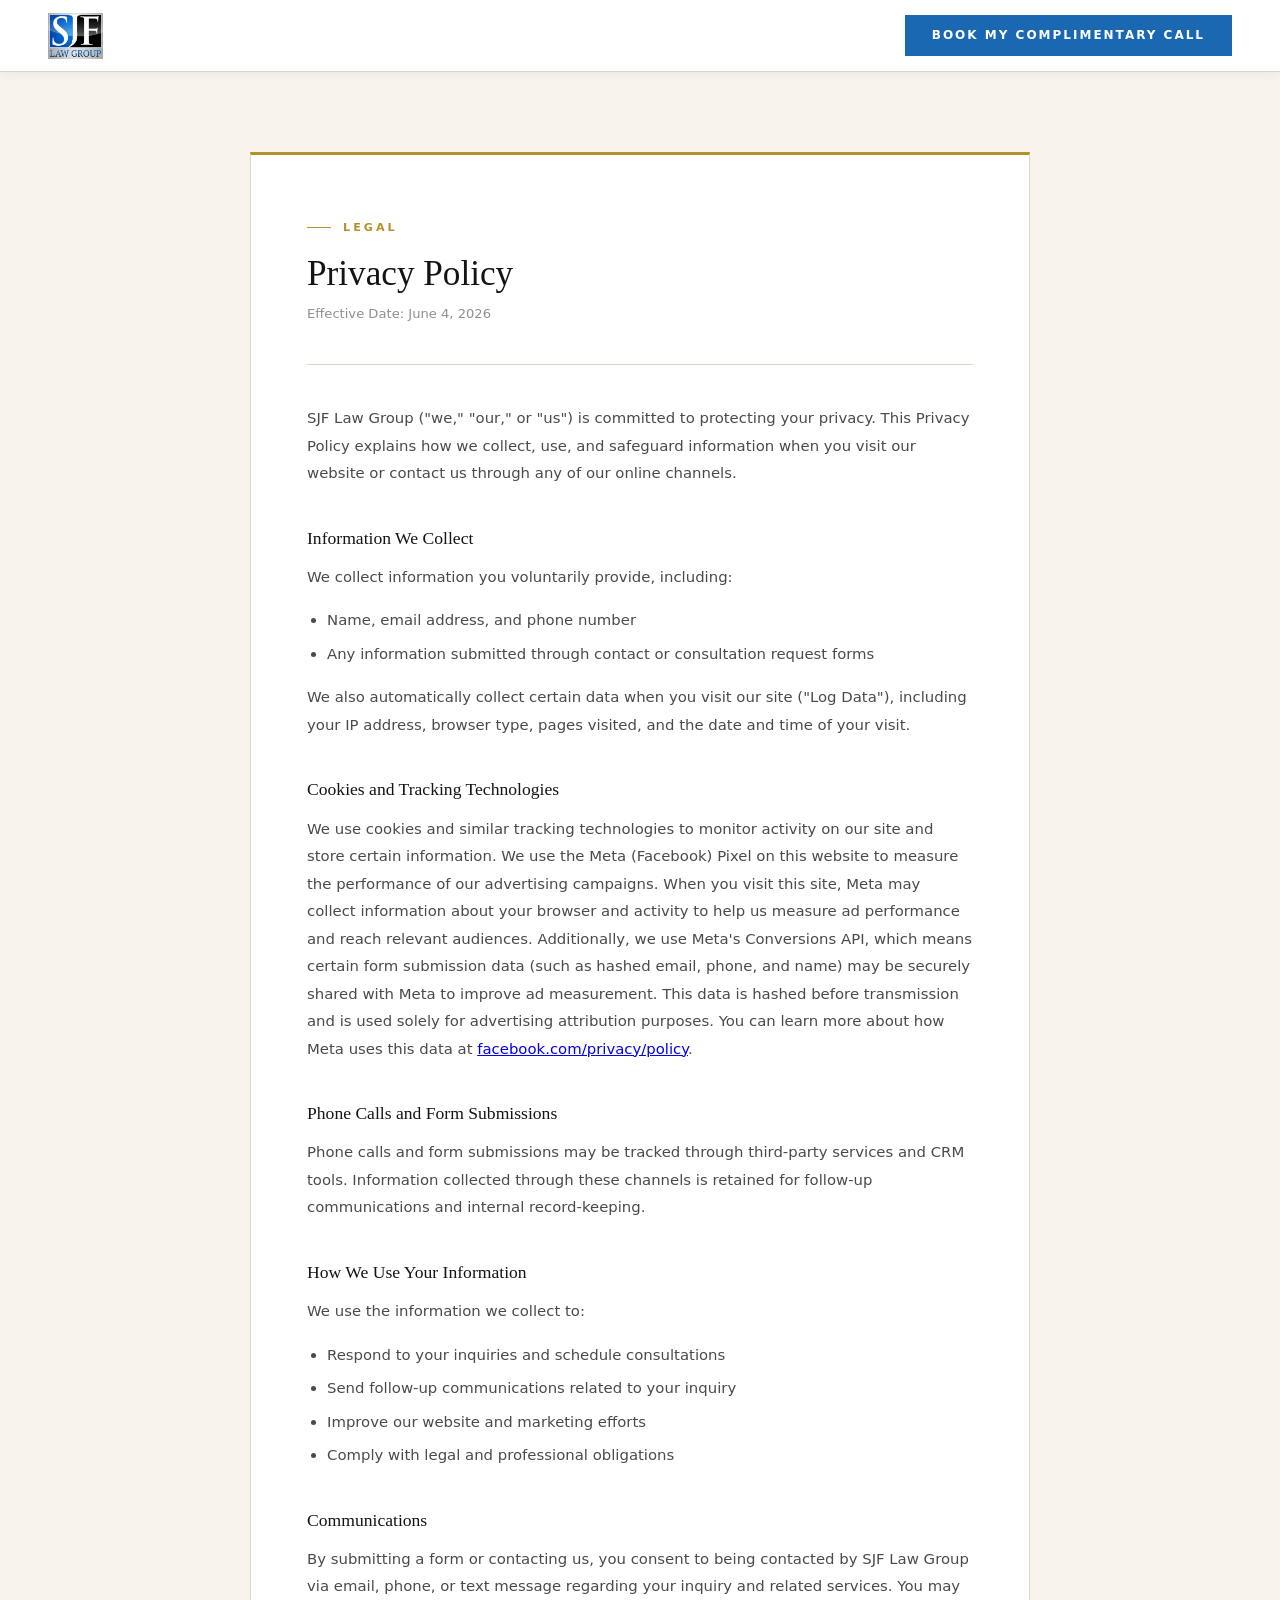
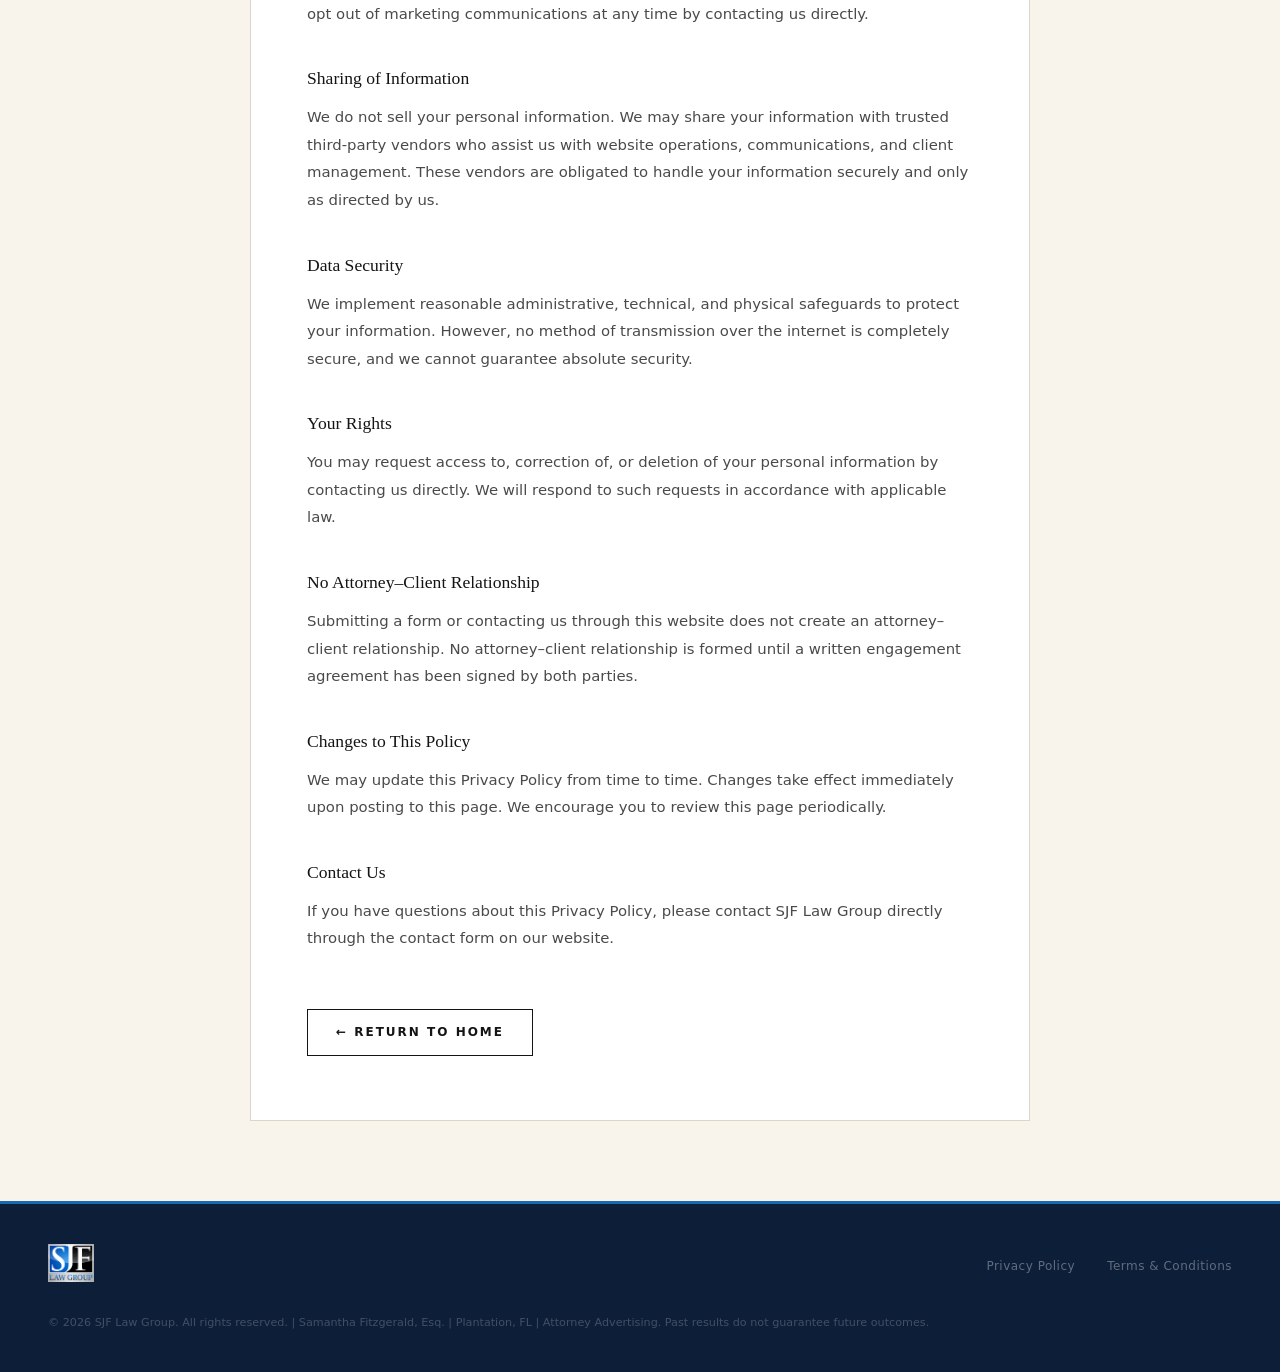
<file: privacy-policy.html>
<!DOCTYPE html>
<html lang="en">
<head>
  <meta charset="UTF-8" />
  <meta name="viewport" content="width=device-width, initial-scale=1.0" />
  <meta name="facebook-domain-verification" content="k0a0chwaouj1eabkown8rxc9m63eyc" />
  <title>Privacy Policy | SJF Law Group</title>
  <!-- Meta Pixel Code -->
  <script>
  !function(f,b,e,v,n,t,s)
  {if(f.fbq)return;n=f.fbq=function(){n.callMethod?
  n.callMethod.apply(n,arguments):n.queue.push(arguments)};
  if(!f._fbq)f._fbq=n;n.push=n;n.loaded=!0;n.version='2.0';
  n.queue=[];t=b.createElement(e);t.async=!0;
  t.src=v;s=b.getElementsByTagName(e)[0];
  s.parentNode.insertBefore(t,s)}(window, document,'script',
  'https://connect.facebook.net/en_US/fbevents.js');
  fbq('init', '765142088381799');
  fbq('track', 'PageView');
  </script>
  <noscript><img height="1" width="1" style="display:none"
  src="https://www.facebook.com/tr?id=765142088381799&ev=PageView&noscript=1"/></noscript>
  <!-- End Meta Pixel Code -->
  <meta name="robots" content="noindex, nofollow" />
  <link rel="stylesheet" href="assets/css/styles.css" />
  <style>
    .policy-main {
      background: #f8f4ec;
      padding: 80px 24px;
      min-height: 70vh;
    }
    .policy-card {
      background: #fff;
      border: 1px solid #ddd5c5;
      border-top: 3px solid #b8902a;
      max-width: 780px;
      margin: 0 auto;
      padding: 64px 56px;
    }
    .policy-eyebrow {
      font-size: 0.7rem;
      font-weight: 700;
      letter-spacing: 3px;
      text-transform: uppercase;
      color: #b8902a;
      margin-bottom: 16px;
      display: flex;
      align-items: center;
      gap: 12px;
    }
    .policy-eyebrow::before {
      content: '';
      display: block;
      width: 24px;
      height: 1px;
      background: #b8902a;
    }
    .policy-headline {
      font-family: 'Georgia', serif;
      font-size: clamp(1.6rem, 3vw, 2.2rem);
      color: #141414;
      font-weight: normal;
      line-height: 1.2;
      margin-bottom: 8px;
    }
    .policy-effective {
      font-size: 0.82rem;
      color: #909090;
      margin-bottom: 40px;
      padding-bottom: 40px;
      border-bottom: 1px solid #ddd5c5;
    }
    .policy-body h2 {
      font-family: 'Georgia', serif;
      font-size: 1.1rem;
      font-weight: normal;
      color: #141414;
      margin: 36px 0 12px;
    }
    .policy-body p {
      font-size: 0.93rem;
      color: #4a4a4a;
      line-height: 1.85;
      margin-bottom: 16px;
    }
    .policy-body ul {
      margin: 0 0 16px 0;
      padding-left: 20px;
    }
    .policy-body ul li {
      font-size: 0.93rem;
      color: #4a4a4a;
      line-height: 1.85;
      margin-bottom: 6px;
    }
    .policy-back {
      display: inline-block;
      margin-top: 40px;
      padding: 13px 28px;
      border: 1px solid #141414;
      color: #141414;
      text-decoration: none;
      font-size: 0.75rem;
      font-weight: 700;
      letter-spacing: 2px;
      text-transform: uppercase;
      transition: background 0.2s, color 0.2s;
    }
    .policy-back:hover { background: #141414; color: #fff; }
    @media (max-width: 600px) {
      .policy-card { padding: 40px 24px; }
    }
  </style>
</head>
<body>

  <!-- HEADER -->
  <header class="site-header">
    <div class="header-logo">
      <img src="assets/images/sjf-logo.jpg" alt="SJF Law Group" />
    </div>
    <a href="index.html#book-consult" class="header-cta">Book My Complimentary Call</a>
  </header>

  <main class="policy-main">
    <div class="policy-card">
      <div class="policy-eyebrow">Legal</div>
      <h1 class="policy-headline">Privacy Policy</h1>
      <p class="policy-effective">Effective Date: June 4, 2026</p>

      <div class="policy-body">

        <p>SJF Law Group ("we," "our," or "us") is committed to protecting your privacy. This Privacy Policy explains how we collect, use, and safeguard information when you visit our website or contact us through any of our online channels.</p>

        <h2>Information We Collect</h2>
        <p>We collect information you voluntarily provide, including:</p>
        <ul>
          <li>Name, email address, and phone number</li>
          <li>Any information submitted through contact or consultation request forms</li>
        </ul>
        <p>We also automatically collect certain data when you visit our site ("Log Data"), including your IP address, browser type, pages visited, and the date and time of your visit.</p>

        <h2>Cookies and Tracking Technologies</h2>
        <p>We use cookies and similar tracking technologies to monitor activity on our site and store certain information. We use the Meta (Facebook) Pixel on this website to measure the performance of our advertising campaigns. When you visit this site, Meta may collect information about your browser and activity to help us measure ad performance and reach relevant audiences. Additionally, we use Meta's Conversions API, which means certain form submission data (such as hashed email, phone, and name) may be securely shared with Meta to improve ad measurement. This data is hashed before transmission and is used solely for advertising attribution purposes. You can learn more about how Meta uses this data at <a href="https://www.facebook.com/privacy/policy/" target="_blank" rel="noopener">facebook.com/privacy/policy</a>.</p>

        <h2>Phone Calls and Form Submissions</h2>
        <p>Phone calls and form submissions may be tracked through third-party services and CRM tools. Information collected through these channels is retained for follow-up communications and internal record-keeping.</p>

        <h2>How We Use Your Information</h2>
        <p>We use the information we collect to:</p>
        <ul>
          <li>Respond to your inquiries and schedule consultations</li>
          <li>Send follow-up communications related to your inquiry</li>
          <li>Improve our website and marketing efforts</li>
          <li>Comply with legal and professional obligations</li>
        </ul>

        <h2>Communications</h2>
        <p>By submitting a form or contacting us, you consent to being contacted by SJF Law Group via email, phone, or text message regarding your inquiry and related services. You may opt out of marketing communications at any time by contacting us directly.</p>

        <h2>Sharing of Information</h2>
        <p>We do not sell your personal information. We may share your information with trusted third-party vendors who assist us with website operations, communications, and client management. These vendors are obligated to handle your information securely and only as directed by us.</p>

        <h2>Data Security</h2>
        <p>We implement reasonable administrative, technical, and physical safeguards to protect your information. However, no method of transmission over the internet is completely secure, and we cannot guarantee absolute security.</p>

        <h2>Your Rights</h2>
        <p>You may request access to, correction of, or deletion of your personal information by contacting us directly. We will respond to such requests in accordance with applicable law.</p>

        <h2>No Attorney–Client Relationship</h2>
        <p>Submitting a form or contacting us through this website does not create an attorney–client relationship. No attorney–client relationship is formed until a written engagement agreement has been signed by both parties.</p>

        <h2>Changes to This Policy</h2>
        <p>We may update this Privacy Policy from time to time. Changes take effect immediately upon posting to this page. We encourage you to review this page periodically.</p>

        <h2>Contact Us</h2>
        <p>If you have questions about this Privacy Policy, please contact SJF Law Group directly through the contact form on our website.</p>

        <a href="index.html" class="policy-back">&larr; Return to Home</a>
      </div>
    </div>
  </main>

  <!-- FOOTER -->
  <footer class="footer">
    <div class="footer__inner">
      <div class="footer__logo">
        <img src="assets/images/sjf-logo.jpg" alt="SJF Law Group" />
      </div>
      <nav class="footer__links">
        <a href="privacy-policy.html">Privacy Policy</a>
        <a href="terms-of-use.html">Terms &amp; Conditions</a>
      </nav>
      <p class="footer__copy">&copy; 2026 SJF Law Group. All rights reserved. | Samantha Fitzgerald, Esq. | Plantation, FL | Attorney Advertising. Past results do not guarantee future outcomes.</p>
    </div>
  </footer>

</body>
</html>
</file>
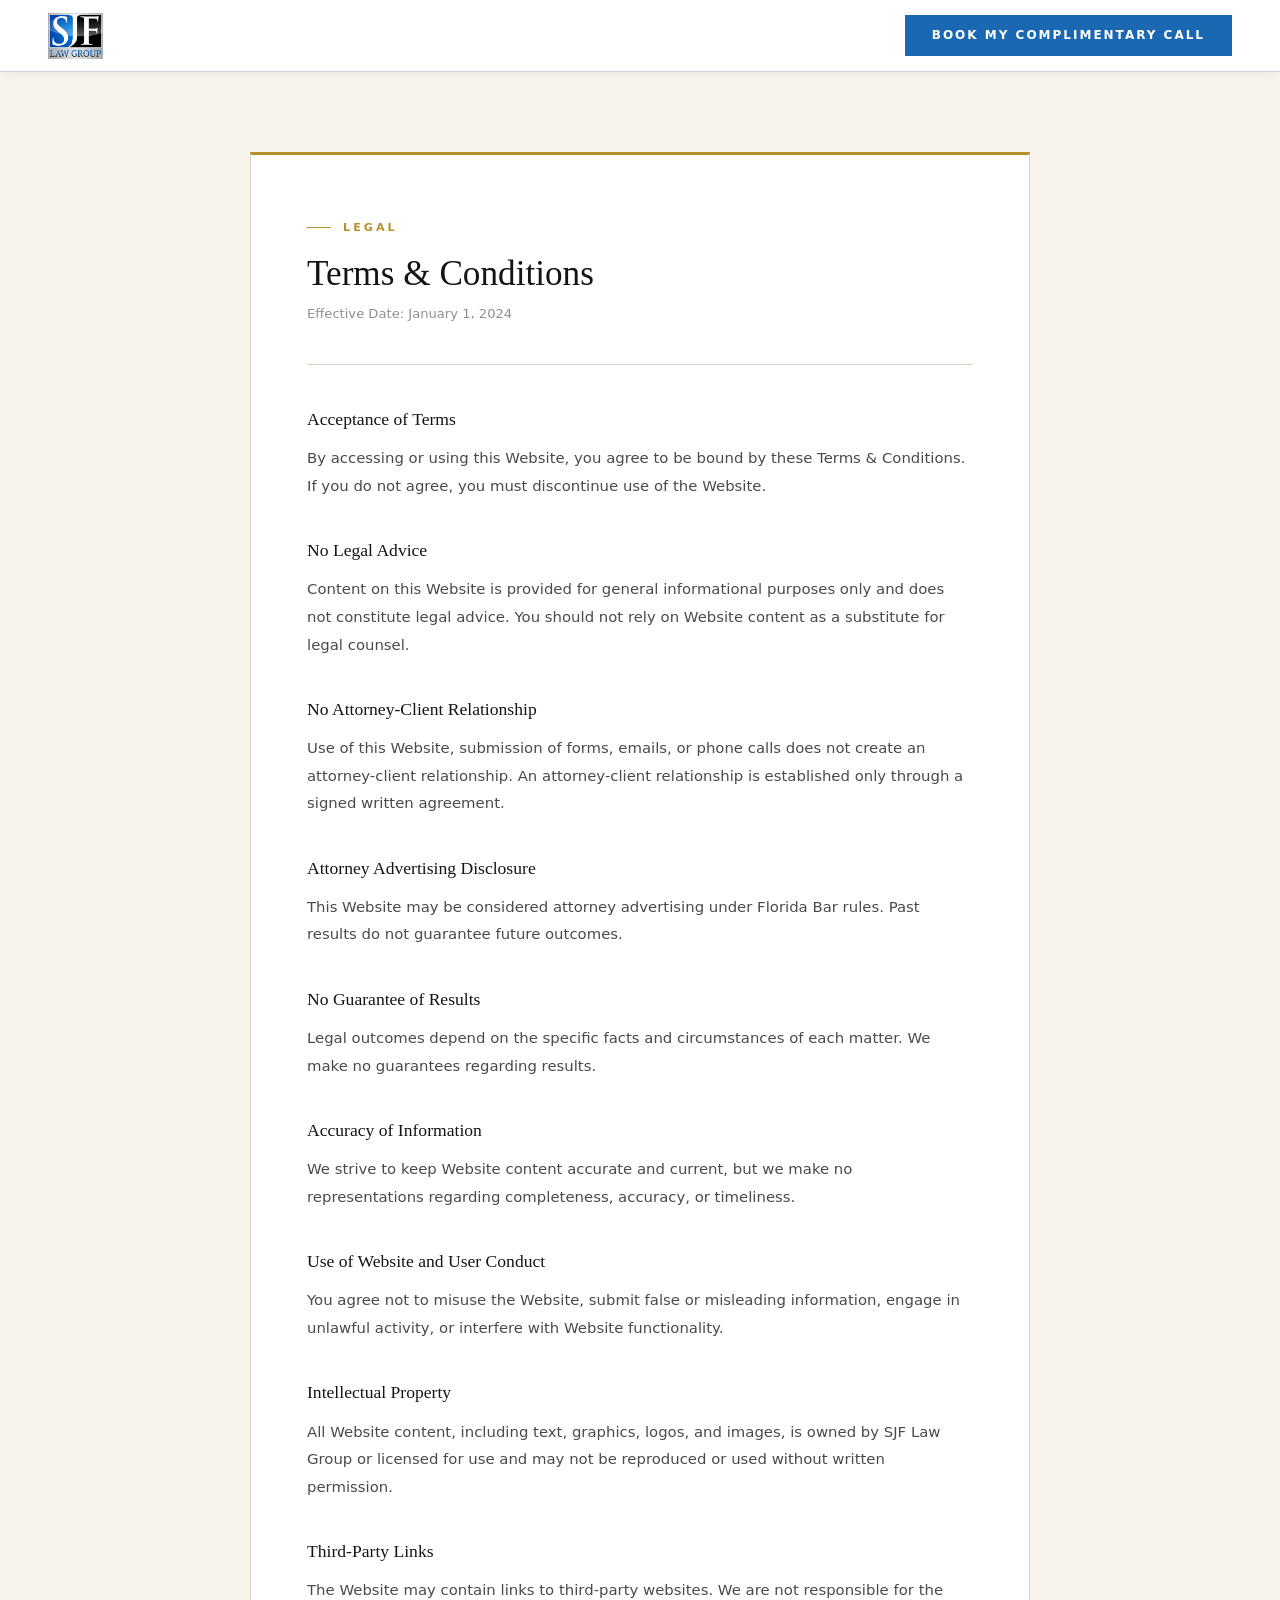
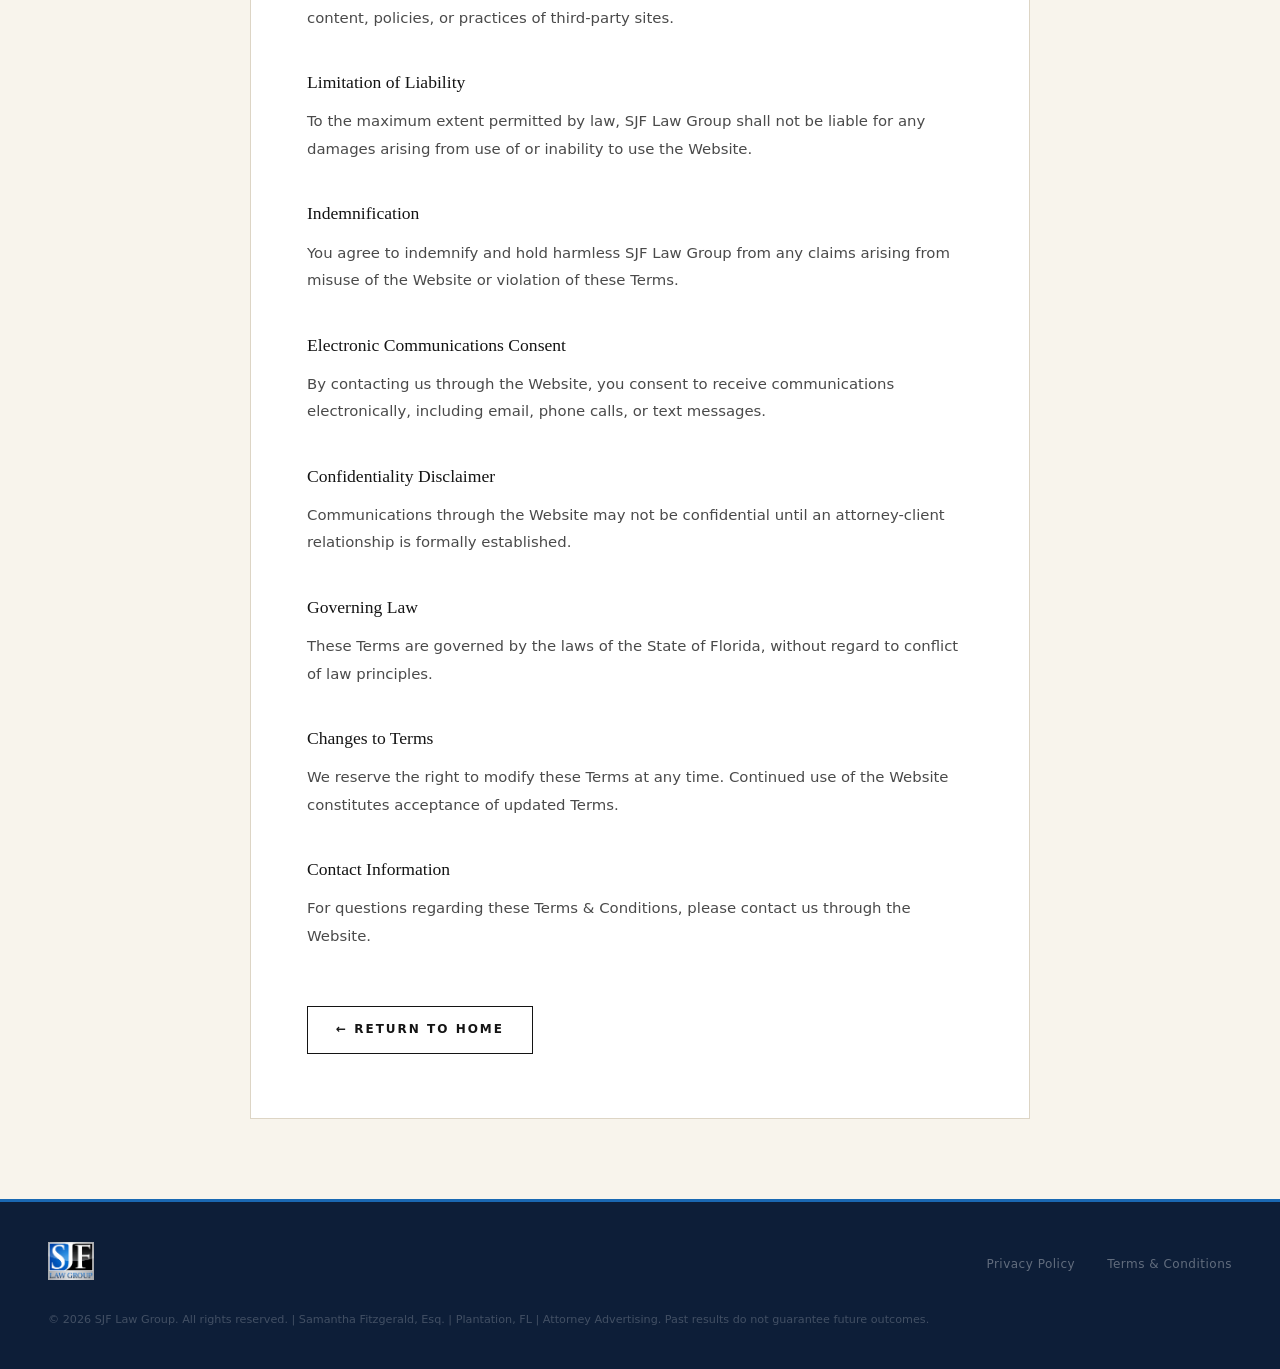
<file: terms-of-use.html>
<!DOCTYPE html>
<html lang="en">
<head>
  <meta charset="UTF-8" />
  <meta name="viewport" content="width=device-width, initial-scale=1.0" />
  <meta name="facebook-domain-verification" content="k0a0chwaouj1eabkown8rxc9m63eyc" />
  <title>Terms &amp; Conditions | SJF Law Group</title>
  <!-- Meta Pixel Code -->
  <script>
  !function(f,b,e,v,n,t,s)
  {if(f.fbq)return;n=f.fbq=function(){n.callMethod?
  n.callMethod.apply(n,arguments):n.queue.push(arguments)};
  if(!f._fbq)f._fbq=n;n.push=n;n.loaded=!0;n.version='2.0';
  n.queue=[];t=b.createElement(e);t.async=!0;
  t.src=v;s=b.getElementsByTagName(e)[0];
  s.parentNode.insertBefore(t,s)}(window, document,'script',
  'https://connect.facebook.net/en_US/fbevents.js');
  fbq('init', '765142088381799');
  fbq('track', 'PageView');
  </script>
  <noscript><img height="1" width="1" style="display:none"
  src="https://www.facebook.com/tr?id=765142088381799&ev=PageView&noscript=1"/></noscript>
  <!-- End Meta Pixel Code -->
  <meta name="robots" content="noindex, nofollow" />
  <link rel="stylesheet" href="assets/css/styles.css" />
  <style>
    .policy-main {
      background: #f8f4ec;
      padding: 80px 24px;
      min-height: 70vh;
    }
    .policy-card {
      background: #fff;
      border: 1px solid #ddd5c5;
      border-top: 3px solid #b8902a;
      max-width: 780px;
      margin: 0 auto;
      padding: 64px 56px;
    }
    .policy-eyebrow {
      font-size: 0.7rem;
      font-weight: 700;
      letter-spacing: 3px;
      text-transform: uppercase;
      color: #b8902a;
      margin-bottom: 16px;
      display: flex;
      align-items: center;
      gap: 12px;
    }
    .policy-eyebrow::before {
      content: '';
      display: block;
      width: 24px;
      height: 1px;
      background: #b8902a;
    }
    .policy-headline {
      font-family: 'Georgia', serif;
      font-size: clamp(1.6rem, 3vw, 2.2rem);
      color: #141414;
      font-weight: normal;
      line-height: 1.2;
      margin-bottom: 8px;
    }
    .policy-effective {
      font-size: 0.82rem;
      color: #909090;
      margin-bottom: 40px;
      padding-bottom: 40px;
      border-bottom: 1px solid #ddd5c5;
    }
    .policy-body h2 {
      font-family: 'Georgia', serif;
      font-size: 1.1rem;
      font-weight: normal;
      color: #141414;
      margin: 36px 0 12px;
    }
    .policy-body p {
      font-size: 0.93rem;
      color: #4a4a4a;
      line-height: 1.85;
      margin-bottom: 16px;
    }
    .policy-body ul {
      margin: 0 0 16px 0;
      padding-left: 20px;
    }
    .policy-body ul li {
      font-size: 0.93rem;
      color: #4a4a4a;
      line-height: 1.85;
      margin-bottom: 6px;
    }
    .policy-back {
      display: inline-block;
      margin-top: 40px;
      padding: 13px 28px;
      border: 1px solid #141414;
      color: #141414;
      text-decoration: none;
      font-size: 0.75rem;
      font-weight: 700;
      letter-spacing: 2px;
      text-transform: uppercase;
      transition: background 0.2s, color 0.2s;
    }
    .policy-back:hover { background: #141414; color: #fff; }
    @media (max-width: 600px) {
      .policy-card { padding: 40px 24px; }
    }
  </style>
</head>
<body>

  <!-- HEADER -->
  <header class="site-header">
    <div class="header-logo">
      <img src="assets/images/sjf-logo.jpg" alt="SJF Law Group" />
    </div>
    <a href="index.html#book-consult" class="header-cta">Book My Complimentary Call</a>
  </header>

  <main class="policy-main">
    <div class="policy-card">
      <div class="policy-eyebrow">Legal</div>
      <h1 class="policy-headline">Terms &amp; Conditions</h1>
      <p class="policy-effective">Effective Date: January 1, 2024</p>

      <div class="policy-body">

        <h2>Acceptance of Terms</h2>
        <p>By accessing or using this Website, you agree to be bound by these Terms &amp; Conditions. If you do not agree, you must discontinue use of the Website.</p>

        <h2>No Legal Advice</h2>
        <p>Content on this Website is provided for general informational purposes only and does not constitute legal advice. You should not rely on Website content as a substitute for legal counsel.</p>

        <h2>No Attorney-Client Relationship</h2>
        <p>Use of this Website, submission of forms, emails, or phone calls does not create an attorney-client relationship. An attorney-client relationship is established only through a signed written agreement.</p>

        <h2>Attorney Advertising Disclosure</h2>
        <p>This Website may be considered attorney advertising under Florida Bar rules. Past results do not guarantee future outcomes.</p>

        <h2>No Guarantee of Results</h2>
        <p>Legal outcomes depend on the specific facts and circumstances of each matter. We make no guarantees regarding results.</p>

        <h2>Accuracy of Information</h2>
        <p>We strive to keep Website content accurate and current, but we make no representations regarding completeness, accuracy, or timeliness.</p>

        <h2>Use of Website and User Conduct</h2>
        <p>You agree not to misuse the Website, submit false or misleading information, engage in unlawful activity, or interfere with Website functionality.</p>

        <h2>Intellectual Property</h2>
        <p>All Website content, including text, graphics, logos, and images, is owned by SJF Law Group or licensed for use and may not be reproduced or used without written permission.</p>

        <h2>Third-Party Links</h2>
        <p>The Website may contain links to third-party websites. We are not responsible for the content, policies, or practices of third-party sites.</p>

        <h2>Limitation of Liability</h2>
        <p>To the maximum extent permitted by law, SJF Law Group shall not be liable for any damages arising from use of or inability to use the Website.</p>

        <h2>Indemnification</h2>
        <p>You agree to indemnify and hold harmless SJF Law Group from any claims arising from misuse of the Website or violation of these Terms.</p>

        <h2>Electronic Communications Consent</h2>
        <p>By contacting us through the Website, you consent to receive communications electronically, including email, phone calls, or text messages.</p>

        <h2>Confidentiality Disclaimer</h2>
        <p>Communications through the Website may not be confidential until an attorney-client relationship is formally established.</p>

        <h2>Governing Law</h2>
        <p>These Terms are governed by the laws of the State of Florida, without regard to conflict of law principles.</p>

        <h2>Changes to Terms</h2>
        <p>We reserve the right to modify these Terms at any time. Continued use of the Website constitutes acceptance of updated Terms.</p>

        <h2>Contact Information</h2>
        <p>For questions regarding these Terms &amp; Conditions, please contact us through the Website.</p>

        <a href="index.html" class="policy-back">&larr; Return to Home</a>
      </div>
    </div>
  </main>

  <!-- FOOTER -->
  <footer class="footer">
    <div class="footer__inner">
      <div class="footer__logo">
        <img src="assets/images/sjf-logo.jpg" alt="SJF Law Group" />
      </div>
      <nav class="footer__links">
        <a href="privacy-policy.html">Privacy Policy</a>
        <a href="terms-of-use.html">Terms &amp; Conditions</a>
      </nav>
      <p class="footer__copy">&copy; 2026 SJF Law Group. All rights reserved. | Samantha Fitzgerald, Esq. | Plantation, FL | Attorney Advertising. Past results do not guarantee future outcomes.</p>
    </div>
  </footer>

</body>
</html>
</file>
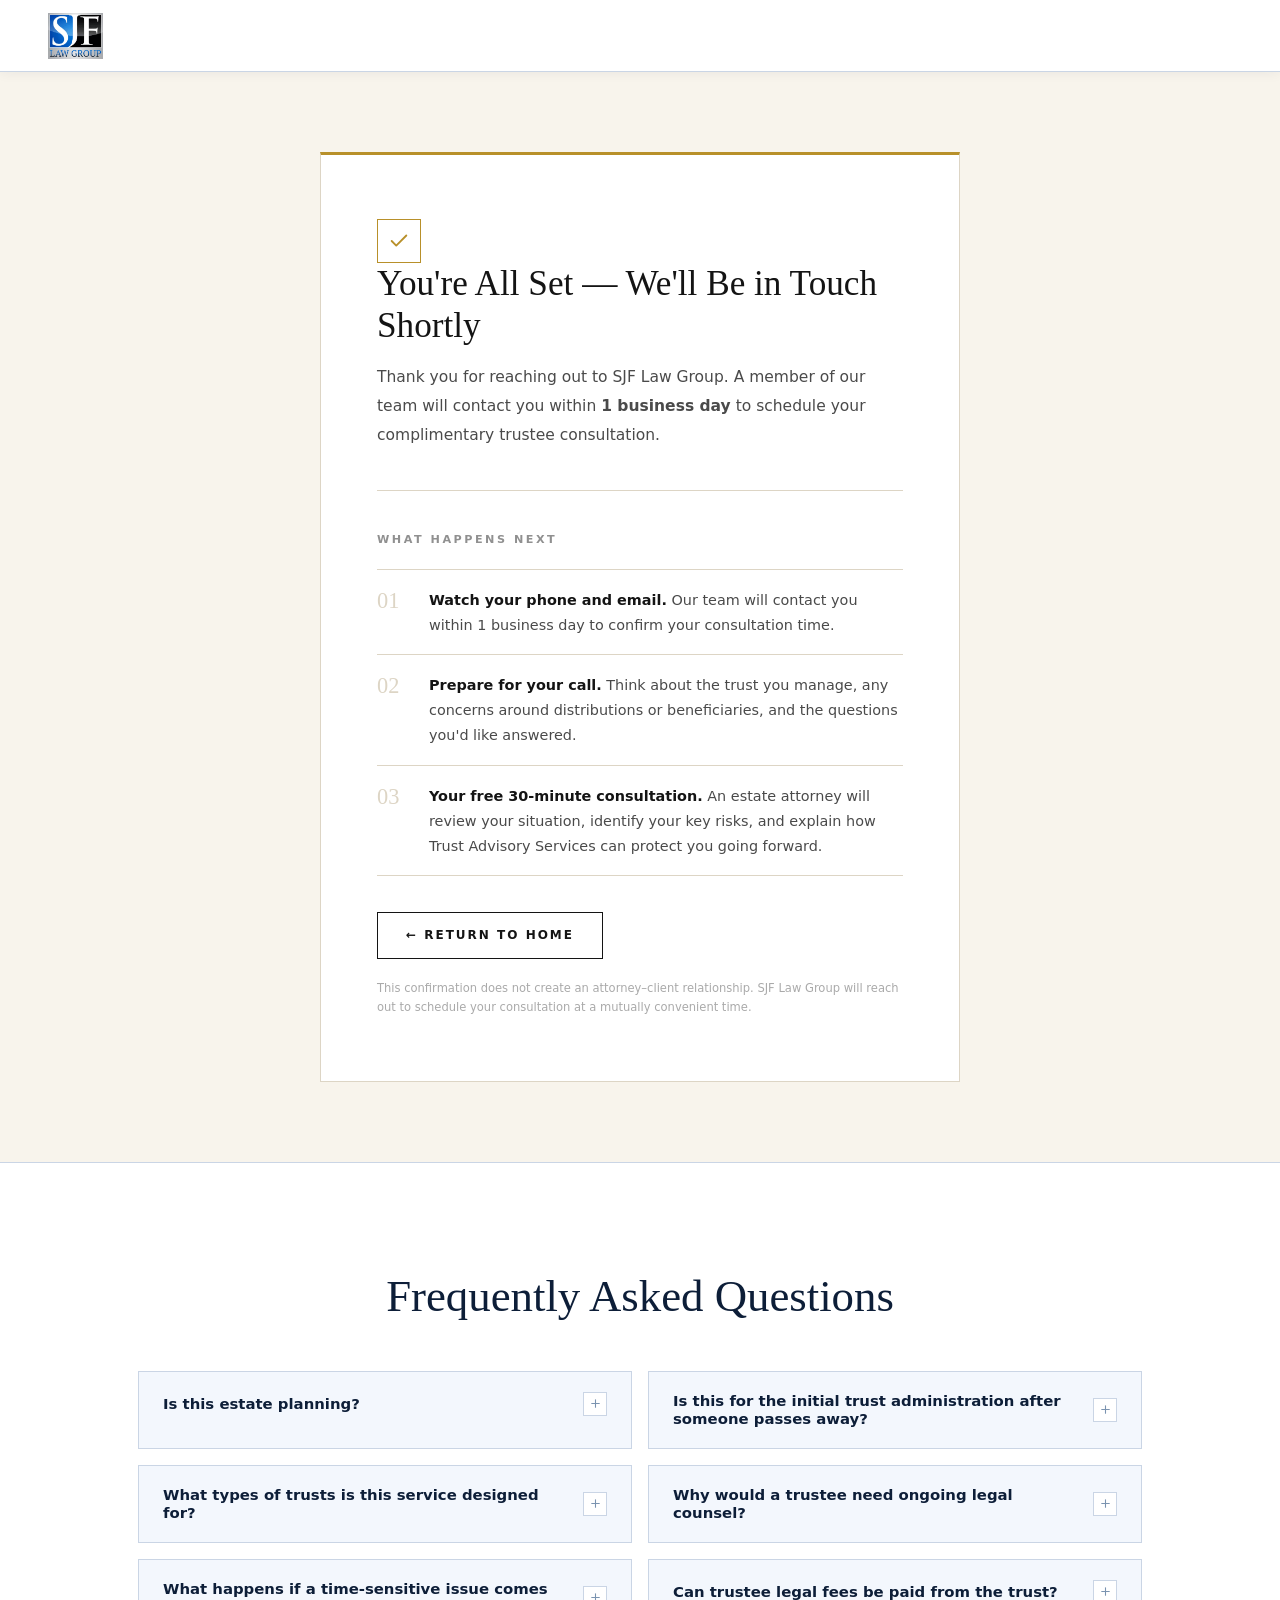
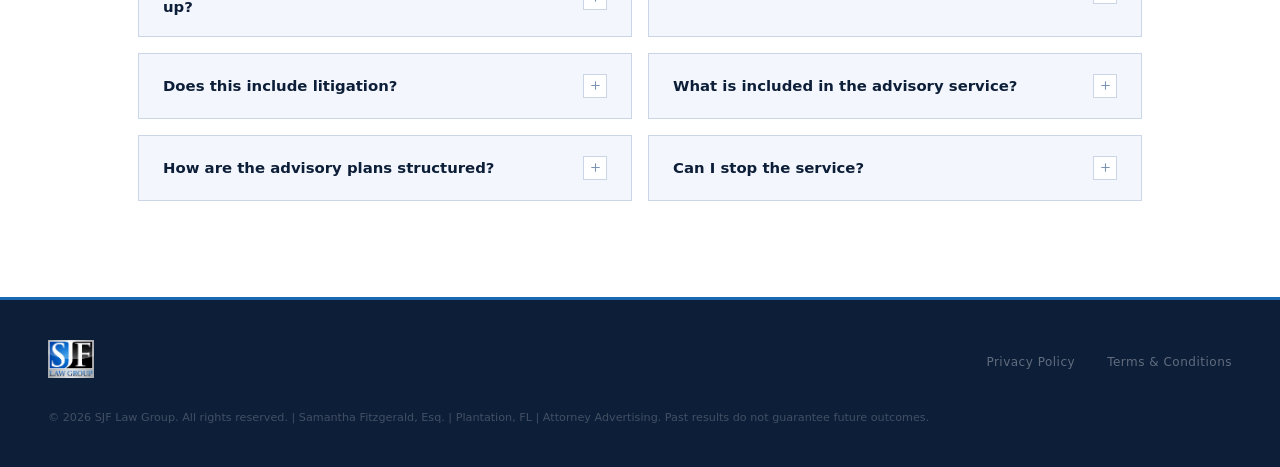
<file: thank-you.html>
<!DOCTYPE html>
<html lang="en">
<head>
  <meta charset="UTF-8" />
  <meta name="viewport" content="width=device-width, initial-scale=1.0" />
  <meta name="facebook-domain-verification" content="k0a0chwaouj1eabkown8rxc9m63eyc" />
  <title>Thank You | SJF Law Group</title>
  <!-- Meta Pixel Code -->
  <script>
  !function(f,b,e,v,n,t,s)
  {if(f.fbq)return;n=f.fbq=function(){n.callMethod?
  n.callMethod.apply(n,arguments):n.queue.push(arguments)};
  if(!f._fbq)f._fbq=n;n.push=n;n.loaded=!0;n.version='2.0';
  n.queue=[];t=b.createElement(e);t.async=!0;
  t.src=v;s=b.getElementsByTagName(e)[0];
  s.parentNode.insertBefore(t,s)}(window, document,'script',
  'https://connect.facebook.net/en_US/fbevents.js');
  fbq('init', '765142088381799');
  fbq('track', 'PageView');
  </script>
  <noscript><img height="1" width="1" style="display:none"
  src="https://www.facebook.com/tr?id=765142088381799&ev=PageView&noscript=1"/></noscript>
  <!-- End Meta Pixel Code -->
  <meta name="robots" content="noindex, nofollow" />
  <link rel="stylesheet" href="assets/css/styles.css" />
  <style>
    .thankyou-page { min-height: 100vh; display: flex; flex-direction: column; }
    .thankyou-main {
      flex: 1;
      background: #f8f4ec;
      display: flex;
      align-items: center;
      padding: 80px 24px;
    }
    .thankyou-card {
      background: #fff;
      border: 1px solid #ddd5c5;
      padding: 64px 56px;
      max-width: 640px;
      margin: 0 auto;
      border-top: 3px solid #b8902a;
    }
    .thankyou-headline__check {
      display: inline-flex;
      align-items: center;
      justify-content: center;
      width: 44px;
      height: 44px;
      border: 1px solid #b8902a;
      color: #b8902a;
      margin-right: 16px;
      vertical-align: middle;
      flex-shrink: 0;
    }
    .thankyou-headline__check svg { width: 22px; height: 22px; }
    .thankyou-headline {
      font-family: 'Georgia', serif;
      font-size: clamp(1.6rem, 3vw, 2.2rem);
      color: #141414;
      margin-bottom: 16px;
      line-height: 1.2;
      font-weight: normal;
      display: flex;
      align-items: center;
      flex-wrap: wrap;
    }
    .thankyou-sub {
      font-size: 0.97rem;
      color: #4a4a4a;
      line-height: 1.85;
      margin-bottom: 40px;
      padding-bottom: 40px;
      border-bottom: 1px solid #ddd5c5;
    }
    .thankyou-steps { margin-bottom: 36px; }
    .thankyou-steps h3 {
      font-size: 0.7rem;
      font-weight: 700;
      letter-spacing: 2.5px;
      text-transform: uppercase;
      color: #909090;
      margin-bottom: 20px;
    }
    .step-item {
      display: flex;
      gap: 20px;
      align-items: flex-start;
      padding: 16px 0;
      border-bottom: 1px solid #ddd5c5;
    }
    .step-item:first-of-type { border-top: 1px solid #ddd5c5; }
    .step-num {
      flex-shrink: 0;
      font-family: 'Georgia', serif;
      font-size: 1.4rem;
      color: #ddd5c5;
      font-weight: normal;
      line-height: 1.3;
      width: 32px;
    }
    .step-text { font-size: 0.9rem; color: #4a4a4a; line-height: 1.75; padding-top: 2px; }
    .step-text strong { color: #141414; }
    .btn-back {
      display: inline-block;
      padding: 13px 28px;
      border: 1px solid #141414;
      color: #141414;
      text-decoration: none;
      font-size: 0.75rem;
      font-weight: 700;
      letter-spacing: 2px;
      text-transform: uppercase;
      transition: background 0.2s, color 0.2s;
    }
    .btn-back:hover { background: #141414; color: #fff; }
    .thankyou-disclaimer {
      font-size: 0.72rem;
      color: #aaa;
      margin-top: 20px;
      line-height: 1.65;
    }
    @media (max-width: 600px) {
      .thankyou-card { padding: 40px 24px; }
    }
  </style>
</head>
<body>

  <!-- HEADER -->
  <header class="site-header">
    <div class="header-logo">
      <img src="assets/images/sjf-logo.jpg" alt="SJF Law Group" />
    </div>
  </header>

  <div class="thankyou-page">
    <main class="thankyou-main">
      <div class="thankyou-card">
        <h1 class="thankyou-headline">
          <span class="thankyou-headline__check" aria-hidden="true">
            <svg xmlns="http://www.w3.org/2000/svg" width="28" height="28" viewBox="0 0 24 24" fill="none" stroke="currentColor" stroke-width="2" stroke-linecap="round" stroke-linejoin="round"><polyline points="20 6 9 17 4 12"/></svg>
          </span>
          You're All Set — We'll Be in Touch Shortly
        </h1>
        <p class="thankyou-sub">
          Thank you for reaching out to SJF Law Group. A member of our team will contact you within <strong>1 business day</strong> to schedule your complimentary trustee consultation.
        </p>

        <div class="thankyou-steps">
          <h3>What Happens Next</h3>
          <div class="step-item">
            <div class="step-num">01</div>
            <p class="step-text"><strong>Watch your phone and email.</strong> Our team will contact you within 1 business day to confirm your consultation time.</p>
          </div>
          <div class="step-item">
            <div class="step-num">02</div>
            <p class="step-text"><strong>Prepare for your call.</strong> Think about the trust you manage, any concerns around distributions or beneficiaries, and the questions you'd like answered.</p>
          </div>
          <div class="step-item">
            <div class="step-num">03</div>
            <p class="step-text"><strong>Your free 30-minute consultation.</strong> An estate attorney will review your situation, identify your key risks, and explain how Trust Advisory Services can protect you going forward.</p>
          </div>
        </div>

        <a href="index.html" class="btn-back">&larr; Return to Home</a>
        <p class="thankyou-disclaimer">This confirmation does not create an attorney–client relationship. SJF Law Group will reach out to schedule your consultation at a mutually convenient time.</p>
      </div>
    </main>

    <!-- FAQ -->
    <section class="faq-section">
      <div class="container">
        <div class="faq-header">
          <h2 class="faq-headline">Frequently Asked Questions</h2>
        </div>
        <div class="faq-grid">

          <div class="faq-card">
            <button class="faq-question" aria-expanded="false">
              <span>Is this estate planning?</span>
              <span class="faq-icon" aria-hidden="true"><svg xmlns="http://www.w3.org/2000/svg" width="13" height="13" viewBox="0 0 24 24" fill="none" stroke="currentColor" stroke-width="2" stroke-linecap="round" stroke-linejoin="round"><line x1="12" y1="5" x2="12" y2="19"/><line x1="5" y1="12" x2="19" y2="12"/></svg></span>
            </button>
            <div class="faq-answer"><div class="faq-answer__inner"><p>No. Trust Advisory Services are not for creating a new estate plan. They are for trustees who are already responsible for administering an ongoing irrevocable trust and need legal guidance as decisions arise.</p></div></div>
          </div>

          <div class="faq-card">
            <button class="faq-question" aria-expanded="false">
              <span>Is this for the initial trust administration after someone passes away?</span>
              <span class="faq-icon" aria-hidden="true"><svg xmlns="http://www.w3.org/2000/svg" width="13" height="13" viewBox="0 0 24 24" fill="none" stroke="currentColor" stroke-width="2" stroke-linecap="round" stroke-linejoin="round"><line x1="12" y1="5" x2="12" y2="19"/><line x1="5" y1="12" x2="19" y2="12"/></svg></span>
            </button>
            <div class="faq-answer"><div class="faq-answer__inner"><p>No. The initial post-death administration period is handled through a separate engagement. Trust Advisory Services begin after that initial phase is complete and the trust transitions into ongoing management.</p></div></div>
          </div>

          <div class="faq-card">
            <button class="faq-question" aria-expanded="false">
              <span>What types of trusts is this service designed for?</span>
              <span class="faq-icon" aria-hidden="true"><svg xmlns="http://www.w3.org/2000/svg" width="13" height="13" viewBox="0 0 24 24" fill="none" stroke="currentColor" stroke-width="2" stroke-linecap="round" stroke-linejoin="round"><line x1="12" y1="5" x2="12" y2="19"/><line x1="5" y1="12" x2="19" y2="12"/></svg></span>
            </button>
            <div class="faq-answer"><div class="faq-answer__inner"><p>This service is commonly used for long-term irrevocable trusts, sub-trusts created after death, trusts holding real estate, investment portfolios, or business interests, and trusts with ongoing discretionary distributions or multiple beneficiaries.</p></div></div>
          </div>

          <div class="faq-card">
            <button class="faq-question" aria-expanded="false">
              <span>Why would a trustee need ongoing legal counsel?</span>
              <span class="faq-icon" aria-hidden="true"><svg xmlns="http://www.w3.org/2000/svg" width="13" height="13" viewBox="0 0 24 24" fill="none" stroke="currentColor" stroke-width="2" stroke-linecap="round" stroke-linejoin="round"><line x1="12" y1="5" x2="12" y2="19"/><line x1="5" y1="12" x2="19" y2="12"/></svg></span>
            </button>
            <div class="faq-answer"><div class="faq-answer__inner"><p>Trustees have fiduciary duties and may face personal liability for mistakes. Ongoing counsel helps trustees address distributions, beneficiary communications, compliance questions, trust interpretation, and risk areas before they become disputes.</p></div></div>
          </div>

          <div class="faq-card">
            <button class="faq-question" aria-expanded="false">
              <span>What happens if a time-sensitive issue comes up?</span>
              <span class="faq-icon" aria-hidden="true"><svg xmlns="http://www.w3.org/2000/svg" width="13" height="13" viewBox="0 0 24 24" fill="none" stroke="currentColor" stroke-width="2" stroke-linecap="round" stroke-linejoin="round"><line x1="12" y1="5" x2="12" y2="19"/><line x1="5" y1="12" x2="19" y2="12"/></svg></span>
            </button>
            <div class="faq-answer"><div class="faq-answer__inner"><p>Trustees in an advisory relationship receive a guaranteed response within one business day, so they do not have to locate and retain new counsel every time an issue arises.</p></div></div>
          </div>

          <div class="faq-card">
            <button class="faq-question" aria-expanded="false">
              <span>Can trustee legal fees be paid from the trust?</span>
              <span class="faq-icon" aria-hidden="true"><svg xmlns="http://www.w3.org/2000/svg" width="13" height="13" viewBox="0 0 24 24" fill="none" stroke="currentColor" stroke-width="2" stroke-linecap="round" stroke-linejoin="round"><line x1="12" y1="5" x2="12" y2="19"/><line x1="5" y1="12" x2="19" y2="12"/></svg></span>
            </button>
            <div class="faq-answer"><div class="faq-answer__inner"><p>Trustee legal fees are generally payable from the trust as an administrative expense, depending on the trust and circumstances. This can be discussed during the consultation.</p></div></div>
          </div>

          <div class="faq-card">
            <button class="faq-question" aria-expanded="false">
              <span>Does this include litigation?</span>
              <span class="faq-icon" aria-hidden="true"><svg xmlns="http://www.w3.org/2000/svg" width="13" height="13" viewBox="0 0 24 24" fill="none" stroke="currentColor" stroke-width="2" stroke-linecap="round" stroke-linejoin="round"><line x1="12" y1="5" x2="12" y2="19"/><line x1="5" y1="12" x2="19" y2="12"/></svg></span>
            </button>
            <div class="faq-answer"><div class="faq-answer__inner"><p>No. Trust Advisory Services do not include litigation representation. If a dispute arises, the firm can help assess the risk and coordinate with litigation counsel when appropriate.</p></div></div>
          </div>

          <div class="faq-card">
            <button class="faq-question" aria-expanded="false">
              <span>What is included in the advisory service?</span>
              <span class="faq-icon" aria-hidden="true"><svg xmlns="http://www.w3.org/2000/svg" width="13" height="13" viewBox="0 0 24 24" fill="none" stroke="currentColor" stroke-width="2" stroke-linecap="round" stroke-linejoin="round"><line x1="12" y1="5" x2="12" y2="19"/><line x1="5" y1="12" x2="19" y2="12"/></svg></span>
            </button>
            <div class="faq-answer"><div class="faq-answer__inner"><p>Services may include interpretation of trust provisions, guidance on distributions, beneficiary communications, review of trustee correspondence, coordination with CPAs and financial advisors, routine trust administration documents, trust funding and asset transfers, accounting review, and proactive risk identification.</p></div></div>
          </div>

          <div class="faq-card">
            <button class="faq-question" aria-expanded="false">
              <span>How are the advisory plans structured?</span>
              <span class="faq-icon" aria-hidden="true"><svg xmlns="http://www.w3.org/2000/svg" width="13" height="13" viewBox="0 0 24 24" fill="none" stroke="currentColor" stroke-width="2" stroke-linecap="round" stroke-linejoin="round"><line x1="12" y1="5" x2="12" y2="19"/><line x1="5" y1="12" x2="19" y2="12"/></svg></span>
            </button>
            <div class="faq-answer"><div class="faq-answer__inner"><p>Advisory services are structured in quarterly terms. Level 1 is designed for low- to moderate-complexity trusts and includes up to 2 hours of attorney time per quarter. Level 2 is designed for more complex trusts and includes up to 5 hours of attorney time per quarter.</p></div></div>
          </div>

          <div class="faq-card">
            <button class="faq-question" aria-expanded="false">
              <span>Can I stop the service?</span>
              <span class="faq-icon" aria-hidden="true"><svg xmlns="http://www.w3.org/2000/svg" width="13" height="13" viewBox="0 0 24 24" fill="none" stroke="currentColor" stroke-width="2" stroke-linecap="round" stroke-linejoin="round"><line x1="12" y1="5" x2="12" y2="19"/><line x1="5" y1="12" x2="19" y2="12"/></svg></span>
            </button>
            <div class="faq-answer"><div class="faq-answer__inner"><p>Yes. Engagements are structured in quarterly terms and may be discontinued at the conclusion of any quarter upon written notice.</p></div></div>
          </div>

        </div>
      </div>
    </section>

    <footer class="footer">
      <div class="footer__inner">
        <div class="footer__logo">
          <img src="assets/images/sjf-logo.jpg" alt="SJF Law Group" />
        </div>
        <nav class="footer__links">
          <a href="privacy-policy.html">Privacy Policy</a>
          <a href="terms-of-use.html">Terms &amp; Conditions</a>
        </nav>
        <p class="footer__copy">&copy; 2026 SJF Law Group. All rights reserved. | Samantha Fitzgerald, Esq. | Plantation, FL | Attorney Advertising. Past results do not guarantee future outcomes.</p>
      </div>
    </footer>
  </div>

  <script src="assets/js/main.js"></script>
</body>
</html>
</file>
<file: assets/css/styles.css>
/* ===== RESET & BASE ===== */
*, *::before, *::after { box-sizing: border-box; margin: 0; padding: 0; }

:root {
  --navy:        #0d1e38;
  --blue:        #1a68b2;
  --blue-dark:   #134f89;
  --blue-light:  #3382cb;
  --blue-pale:   #eaf2fb;
  --off-white:   #f3f7fd;
  --white:       #ffffff;
  --text:        #0d1e38;
  --text-mid:    #435574;
  --text-light:  #7a93b0;
  --border:      #cad5e5;
  --silver:      #8a9db8;
  --font-serif:  'Georgia', 'Times New Roman', serif;
  --font-sans:   'Segoe UI', system-ui, -apple-system, sans-serif;
}

html { scroll-behavior: smooth; }
body {
  font-family: var(--font-sans);
  color: var(--text);
  background: var(--white);
  line-height: 1.6;
  overflow-x: hidden;
}
img { max-width: 100%; height: auto; }
.container { max-width: 1100px; margin: 0 auto; padding: 0 48px; }

/* ===== HEADER ===== */
.site-header {
  background: var(--white);
  padding: 0 48px;
  height: 72px;
  display: flex;
  align-items: center;
  justify-content: space-between;
  position: sticky;
  top: 0;
  z-index: 100;
  border-bottom: 1px solid var(--border);
  box-shadow: 0 1px 12px rgba(13,30,56,0.06);
}
.header-logo img { height: 46px; width: auto; display: block; }
.header-cta {
  display: inline-block;
  padding: 10px 26px;
  background: var(--blue);
  border: 1px solid var(--blue);
  color: var(--white);
  font-size: 0.75rem;
  font-weight: 700;
  letter-spacing: 2px;
  text-transform: uppercase;
  text-decoration: none;
  transition: background 0.2s, color 0.2s;
}
.header-cta:hover { background: var(--navy); border-color: var(--navy); color: var(--white); }
.header-actions { display: flex; align-items: center; gap: 14px; }
.header-call-label {
  font-size: 0.72rem;
  font-weight: 700;
  letter-spacing: 2px;
  text-transform: uppercase;
  color: var(--text-mid);
  white-space: nowrap;
}
.header-cta--phone {
  display: inline-flex;
  align-items: center;
  gap: 8px;
  letter-spacing: 1px;
}
.header-cta--phone svg { flex-shrink: 0; }

/* Hero support line */
.hero__call {
  margin-top: 18px;
  font-size: 0.86rem;
  color: var(--text-light);
  letter-spacing: 0.2px;
}
.hero__call a {
  color: var(--blue);
  font-weight: 600;
  text-decoration: none;
  white-space: nowrap;
}
.hero__call a:hover { text-decoration: underline; }

/* ===== HERO ===== */
.hero {
  background: var(--white);
  display: grid;
  grid-template-columns: 1fr 1fr;
  min-height: auto;
  align-items: center;
  border-bottom: 1px solid var(--border);
}
.hero__left {
  padding: 120px 56px 120px 80px;
  border-right: 1px solid var(--border);
}
.hero__right { padding: 120px 80px 120px 56px; background: var(--off-white); }

.eyebrow {
  font-size: 0.7rem;
  font-weight: 700;
  letter-spacing: 3px;
  text-transform: uppercase;
  color: var(--blue);
  margin-bottom: 28px;
  display: flex;
  align-items: center;
  gap: 14px;
}
.eyebrow::before {
  content: '';
  display: block;
  width: 28px;
  height: 1px;
  background: var(--blue);
  flex-shrink: 0;
}

.hero__headline {
  font-family: var(--font-serif);
  font-size: clamp(2.1rem, 3.6vw, 3.2rem);
  color: var(--navy);
  line-height: 1.18;
  font-weight: normal;
  margin-bottom: 24px;
}
.hero__headline em { font-style: italic; color: var(--blue); }

.hero__sub {
  font-size: 1rem;
  color: var(--text-mid);
  line-height: 1.85;
  margin-bottom: 44px;
  max-width: 440px;
}

.btn-primary {
  display: inline-block;
  padding: 15px 34px;
  background: var(--blue);
  color: var(--white);
  font-size: 0.75rem;
  font-weight: 700;
  letter-spacing: 2px;
  text-transform: uppercase;
  text-decoration: none;
  border: none;
  cursor: pointer;
  transition: background 0.2s, transform 0.15s;
  font-family: var(--font-sans);
}
.btn-primary:hover { background: var(--blue-dark); transform: translateY(-1px); }
.btn-primary:active { transform: translateY(0); }
.btn-primary:disabled { opacity: 0.6; cursor: not-allowed; transform: none; }

/* ===== VSL ===== */
.vsl-container {
  position: relative;
  padding-bottom: 56.25%;
  height: 0;
  overflow: hidden;
}
.vsl-container iframe, .vsl-container video {
  position: absolute; top: 0; left: 0;
  width: 100%; height: 100%; border: none;
}
.vsl-placeholder {
  position: absolute; top: 0; left: 0; width: 100%; height: 100%;
  background: #0c1422;
  border: 1px solid rgba(26,104,178,0.3);
  display: flex;
  flex-direction: column;
  align-items: center;
  justify-content: center;
  cursor: pointer;
  gap: 16px;
}
.vsl-placeholder__play {
  width: 64px; height: 64px;
  border: 1px solid var(--blue);
  display: flex; align-items: center; justify-content: center;
  transition: background 0.2s;
}
.vsl-placeholder__play:hover { background: rgba(26,104,178,0.18); }
.vsl-placeholder__play svg { width: 20px; height: 20px; fill: var(--blue); margin-left: 3px; }
.vsl-placeholder__label {
  color: rgba(255,255,255,0.45);
  font-size: 0.72rem;
  letter-spacing: 2.5px;
  text-transform: uppercase;
}
.hero__video-caption {
  margin-top: 14px;
  font-size: 0.75rem;
  color: var(--text-light);
  letter-spacing: 0.5px;
}

/* ===== STATS BAR ===== */
.stats-bar {
  background: var(--navy);
  border-bottom: 1px solid rgba(255,255,255,0.06);
}
.stats-bar__inner { display: grid; grid-template-columns: repeat(3, 1fr); max-width: 900px; margin: 0 auto; }
.stat-item {
  padding: 32px 24px;
  border-right: 1px solid rgba(255,255,255,0.08);
  text-align: center;
}
.stat-item:last-child { border-right: none; }
.stat-item__number {
  font-family: var(--font-serif);
  font-size: 1.8rem;
  color: var(--white);
  line-height: 1;
  margin-bottom: 8px;
  font-weight: normal;
}
.stat-item__number span { color: var(--blue-light); }
.stat-item__label {
  font-size: 0.73rem;
  color: rgba(255,255,255,0.45);
  letter-spacing: 0.3px;
  line-height: 1.5;
}

/* ===== PAIN SECTION ===== */
.pain-section { background: var(--white); padding: 48px 0 96px; }
.pain-section__header {
  margin-bottom: 0;
  padding-bottom: 48px;
  border-bottom: 1px solid var(--border);
  padding-left: 88px;
  padding-right: 48px;
}
.pain-section__intro {
  font-size: 0.97rem;
  color: var(--text-mid);
  line-height: 1.85;
  padding-top: 8px;
}
.pain-item {
  display: grid;
  grid-template-columns: 72px 1fr;
  gap: 16px;
  align-items: start;
  padding: 32px 48px 32px 0;
  border-bottom: 1px solid var(--border);
}
.pain-item:first-child { border-top: none; }
.pain-item__number {
  font-family: var(--font-serif);
  font-size: 2.8rem;
  color: var(--border);
  line-height: 1;
  padding-top: 2px;
  font-weight: normal;
  user-select: none;
}
.pain-item__title {
  font-family: var(--font-serif);
  font-size: 1.38rem;
  color: var(--navy);
  margin-bottom: 10px;
  font-weight: normal;
}
.pain-item__text { font-size: 0.93rem; color: var(--text-mid); line-height: 1.85; }
.pain-item__solution {
  font-size: 0.9rem;
  color: var(--blue);
  line-height: 1.75;
  margin-top: 10px;
}

/* ===== BENEFITS ===== */
.benefits-section { background: var(--off-white); padding: 96px 0; border-top: 1px solid var(--border); border-bottom: 1px solid var(--border); }
.benefits-inner {
  display: grid;
  grid-template-columns: 320px 1fr;
  gap: 96px;
  align-items: start;
}
.benefits-left { position: sticky; top: 96px; }
.benefits-left .section-headline {
  font-family: var(--font-serif);
  font-size: clamp(2.1rem, 3.5vw, 3.1rem);
  font-weight: normal;
  line-height: 1.2;
  color: var(--navy);
  margin-bottom: 20px;
}
.benefits-left__text { font-size: 0.93rem; color: var(--text-mid); line-height: 1.85; margin-bottom: 32px; }

.btn-outline {
  display: inline-block;
  padding: 12px 28px;
  border: 1px solid var(--navy);
  color: var(--navy);
  font-size: 0.75rem;
  font-weight: 700;
  letter-spacing: 2px;
  text-transform: uppercase;
  text-decoration: none;
  transition: background 0.2s, color 0.2s;
}
.btn-outline:hover { background: var(--navy); color: var(--white); }

.benefit-row {
  display: flex;
  gap: 24px;
  align-items: flex-start;
  padding: 28px 0;
  border-bottom: 1px solid var(--border);
  background: transparent;
}
.benefit-row:first-child { border-top: 1px solid var(--border); }
.benefit-row__icon {
  flex-shrink: 0;
  width: 40px; height: 40px;
  border: 1px solid var(--border);
  background: var(--white);
  display: flex; align-items: center; justify-content: center;
  color: var(--blue);
}
.benefit-row__title { font-family: var(--font-serif); font-size: 1.05rem; color: var(--navy); margin-bottom: 6px; font-weight: normal; }
.benefit-row__text { font-size: 0.88rem; color: var(--text-mid); line-height: 1.75; }

/* ===== TIERS ===== */
.tiers-section { background: var(--navy); padding: 96px 0; }
.tiers-header {
  display: grid;
  grid-template-columns: 1fr 1fr;
  gap: 80px;
  align-items: end;
  margin-bottom: 56px;
  padding-bottom: 48px;
  border-bottom: 1px solid rgba(255,255,255,0.08);
}
.tiers-header .eyebrow { color: var(--blue-light); }
.tiers-header .eyebrow::before { background: var(--blue-light); }
.tiers-header .section-headline {
  font-family: var(--font-serif);
  font-size: clamp(2.1rem, 3.5vw, 3.1rem);
  color: var(--white);
  font-weight: normal;
  line-height: 1.2;
}
.tiers-header__text { font-size: 0.93rem; color: rgba(255,255,255,0.5); line-height: 1.85; align-self: end; }
.tiers-grid {
  display: grid;
  grid-template-columns: 1fr 1fr;
  column-gap: 24px;
  /* 5 shared row tracks: level | title | subtitle+divider | features | button */
  grid-template-rows: auto auto auto auto auto;
}
.tier-card {
  background: var(--white);
  border: 1px solid var(--border);
  border-top: 3px solid var(--blue);
  padding: 48px 44px;
  box-shadow: 0 8px 36px rgba(0,0,0,0.35);
  /* Subgrid: each card spans all 5 shared row tracks */
  grid-row: span 5;
  display: grid;
  grid-template-rows: subgrid;
}
.tier-card--featured {
  background: var(--white);
  border: 1px solid var(--blue);
  border-top: 3px solid var(--blue);
  position: relative;
}
.tier-card--featured::before {
  content: 'Most Popular';
  position: absolute;
  top: 0; right: 28px;
  background: var(--blue);
  color: var(--white);
  font-size: 0.65rem;
  font-weight: 700;
  letter-spacing: 1.5px;
  text-transform: uppercase;
  padding: 5px 14px;
}
.tier-card__level { font-size: 0.68rem; font-weight: 700; letter-spacing: 3px; text-transform: uppercase; color: var(--blue); margin-bottom: 20px; }
.tier-card__title { font-family: var(--font-serif); font-size: 1.6rem; color: var(--navy); font-weight: normal; margin-bottom: 8px; }
.tier-card__for {
  font-size: 0.83rem;
  color: var(--text-mid);
  line-height: 1.6;
  padding-bottom: 32px;
  border-bottom: 1px solid var(--border);
  /* stretch fills the shared row so both cards' divider line sits at the same height */
  align-self: stretch;
  display: flex;
  align-items: flex-start;
}
.tier-card__features { list-style: none; padding-top: 32px; align-self: start; }
.tier-card__features li {
  font-size: 0.88rem;
  color: var(--text-mid);
  padding: 12px 0;
  border-bottom: 1px solid var(--border);
  display: flex;
  gap: 14px;
  line-height: 1.5;
  min-height: 48px;
  align-items: center;
}
.tier-card__features li::before { content: '—'; color: var(--blue); flex-shrink: 0; }
.tier-card .btn-primary { background: var(--blue); color: var(--white); text-align: center; display: block; text-decoration: none; margin-top: 36px; align-self: stretch; }
.tier-card .btn-primary:hover { background: var(--blue-dark); }

/* ===== TESTIMONIALS ===== */
.proof-section { background: var(--white); padding: 96px 0; border-top: 1px solid var(--border); }
.proof-header { margin-bottom: 56px; padding-bottom: 48px; border-bottom: 1px solid var(--border); }
.proof-header .section-headline { font-family: var(--font-serif); font-size: clamp(2.1rem, 3.5vw, 3.1rem); font-weight: normal; line-height: 1.2; color: var(--navy); }
.proof-grid { display: grid; grid-template-columns: repeat(3, 1fr); gap: 1px; background: var(--border); }
.testimonial-card { background: var(--white); padding: 44px 40px; }
.testimonial-card__open-quote { font-family: var(--font-serif); font-size: 3.5rem; color: var(--blue); line-height: 0.8; margin-bottom: 20px; display: block; opacity: 0.4; }
.testimonial-card__text { font-size: 0.93rem; color: var(--text-mid); line-height: 1.85; margin-bottom: 28px; font-style: italic; }
.testimonial-card__rule { width: 28px; height: 1px; background: var(--blue); margin-bottom: 16px; }
.testimonial-card__author { font-size: 0.83rem; font-weight: 700; color: var(--navy); margin-bottom: 3px; letter-spacing: 0.3px; }
.testimonial-card__role { font-size: 0.75rem; color: var(--text-light); }

/* ===== CTA / FORM ===== */
.cta-section {
  background: var(--off-white);
  padding: 96px 0;
  border-top: 1px solid var(--border);
}
.cta-grid {
  display: grid;
  grid-template-columns: 1fr 480px;
  gap: 72px;
  align-items: start;
}

/* Left content column */
.cta-content { padding-top: 4px; }
.cta-headline {
  font-family: var(--font-serif);
  font-size: clamp(2.1rem, 3.5vw, 3.1rem);
  color: var(--navy);
  font-weight: normal;
  line-height: 1.18;
  margin-bottom: 18px;
}
.cta-lead {
  font-size: 1rem;
  color: var(--navy);
  line-height: 1.75;
  margin-top: 28px;
  margin-bottom: 40px;
  font-weight: 500;
}
.cta-body {
  font-size: 0.91rem;
  color: var(--text-mid);
  line-height: 1.85;
  margin-bottom: 36px;
}
.cta-benefits { list-style: none; margin-bottom: 36px; }
.cta-benefits li {
  display: flex;
  align-items: flex-start;
  gap: 13px;
  font-size: 0.91rem;
  color: var(--text-mid);
  margin-bottom: 16px;
  line-height: 1.55;
}
.cta-benefits li:last-child { margin-bottom: 0; }
.benefit-check {
  flex-shrink: 0;
  width: 20px; height: 20px;
  background: var(--blue);
  border-radius: 50%;
  display: flex; align-items: center; justify-content: center;
  margin-top: 1px;
}
.benefit-check svg { width: 10px; height: 10px; stroke: #fff; stroke-width: 2.5; fill: none; stroke-linecap: round; stroke-linejoin: round; }
.qualify-badge {
  display: inline-flex;
  align-items: center;
  gap: 9px;
  background: transparent;
  border: none;
  padding: 0;
  font-size: 0.88rem;
  color: var(--text-mid);
  line-height: 1.4;
  margin-top: 40px;
}
.qualify-badge svg { color: #c49a3c; flex-shrink: 0; }

/* Right form column */
.cta-form-col { position: sticky; top: 88px; }
.form-card {
  background: var(--navy);
  border-top: 3px solid var(--blue-light);
  border: 1px solid rgba(255,255,255,0.06);
  border-top: 3px solid var(--blue-light);
  padding: 56px 40px 40px;
  box-shadow: 0 16px 64px rgba(13,30,56,0.22);
}
.form-card__title {
  font-family: var(--font-serif);
  font-size: 1.45rem;
  color: var(--white);
  font-weight: normal;
  margin-bottom: 10px;
}
.form-card__sub {
  font-size: 0.81rem;
  color: rgba(255,255,255,0.45);
  line-height: 1.55;
  margin-bottom: 36px;
  padding-bottom: 32px;
  border-bottom: 1px solid rgba(255,255,255,0.08);
}
.form-row { display: grid; grid-template-columns: 1fr 1fr; gap: 14px; }
.form-group { margin-bottom: 14px; }
.form-group label {
  display: block;
  font-size: 0.67rem;
  font-weight: 700;
  letter-spacing: 1.5px;
  text-transform: uppercase;
  color: rgba(255,255,255,0.65);
  margin-bottom: 7px;
}
.form-group label span { color: var(--blue-light); }
.form-group input {
  width: 100%;
  padding: 11px 13px;
  border: 1px solid var(--border);
  background: var(--white);
  font-size: 0.92rem;
  font-family: var(--font-sans);
  color: var(--navy);
  border-radius: 0;
  -webkit-appearance: none;
  transition: border-color 0.2s;
}
.form-group input:focus { outline: none; border-color: var(--blue-light); }
.form-group input::placeholder { color: transparent; }
.form-group select {
  width: 100%;
  padding: 11px 13px;
  border: 1px solid var(--border);
  background: var(--white);
  font-size: 0.92rem;
  font-family: var(--font-sans);
  color: var(--navy);
  border-radius: 0;
  -webkit-appearance: none;
  appearance: none;
  background-image: url("data:image/svg+xml,%3Csvg xmlns='http://www.w3.org/2000/svg' width='12' height='8' viewBox='0 0 12 8'%3E%3Cpath d='M1 1l5 5 5-5' stroke='%23334155' stroke-width='1.5' fill='none' stroke-linecap='round'/%3E%3C/svg%3E");
  background-repeat: no-repeat;
  background-position: right 13px center;
  cursor: pointer;
  transition: border-color 0.2s;
}
.form-group select:focus { outline: none; border-color: var(--blue-light); }
.form-group select.placeholder-selected { color: #94a3b8; }
.form-consent {
  display: flex;
  align-items: flex-start;
  gap: 10px;
  margin-bottom: 14px;
}
.form-consent input[type="checkbox"] {
  width: 16px;
  height: 16px;
  min-width: 16px;
  margin-top: 2px;
  cursor: pointer;
  accent-color: var(--blue);
}
.form-consent label {
  font-size: 0.72rem;
  color: rgba(255,255,255,0.55);
  line-height: 1.5;
  text-transform: none;
  letter-spacing: 0;
  font-weight: 400;
  cursor: pointer;
}
.form-consent label a { color: var(--blue-light); text-decoration: underline; }
.btn-submit {
  width: 100%;
  padding: 15px;
  background: var(--blue);
  color: var(--white);
  font-size: 0.73rem;
  font-weight: 700;
  font-family: var(--font-sans);
  letter-spacing: 2px;
  text-transform: uppercase;
  border: none;
  cursor: pointer;
  margin-top: 6px;
  transition: background 0.2s;
}
.btn-submit:hover { background: var(--blue-light); }
.btn-submit:disabled { opacity: 0.55; cursor: not-allowed; }
.form-trust-row {
  display: flex;
  justify-content: space-between;
  gap: 8px;
  margin-top: 20px;
  padding-top: 18px;
  border-top: 1px solid rgba(255,255,255,0.08);
}
.form-trust-item {
  display: flex;
  align-items: center;
  gap: 6px;
  font-size: 0.7rem;
  color: rgba(255,255,255,0.38);
  letter-spacing: 0.2px;
  line-height: 1.3;
}
.form-trust-item svg { color: var(--blue-light); flex-shrink: 0; }
.form-error { background: rgba(220,38,38,0.15); border: 1px solid rgba(220,38,38,0.4); color: #fca5a5; padding: 11px 13px; font-size: 0.84rem; margin-bottom: 14px; display: none; }
.form-error.visible { display: block; }

/* ===== WHO THIS IS FOR ===== */
.who-section { background: var(--white); padding: 96px 0; border-top: 1px solid var(--border); }
.who-header {
  margin-bottom: 40px;
}
.who-headline {
  font-family: 'Georgia', serif;
  font-size: clamp(2.1rem, 3.5vw, 3.1rem);
  font-weight: normal;
  color: var(--navy);
  line-height: 1.15;
  margin-top: 12px;
}
.who-callout {
  background: var(--off-white);
  border-left: 3px solid var(--blue);
  padding: 22px 24px;
  margin-top: 40px;
}
.who-callout__label {
  display: flex;
  align-items: center;
  gap: 8px;
  font-size: 0.8rem;
  font-weight: 700;
  color: var(--navy);
  letter-spacing: 0.3px;
  margin-bottom: 10px;
}
.who-callout__label svg { color: var(--blue); flex-shrink: 0; }
.who-callout__text { font-size: 0.83rem; color: var(--text-mid); line-height: 1.75; }
.who-list { list-style: none; }
.who-item {
  display: flex;
  align-items: flex-start;
  gap: 14px;
  padding: 15px 0;
  border-bottom: 1px solid var(--border);
  font-size: 0.93rem;
  color: var(--text-mid);
  line-height: 1.6;
}
.who-item:first-child { border-top: 1px solid var(--border); }
.who-item__icon {
  flex-shrink: 0;
  width: 22px;
  height: 22px;
  background: var(--blue-pale);
  display: flex;
  align-items: center;
  justify-content: center;
  margin-top: 1px;
  color: var(--blue);
}

/* ===== FAQ ===== */
.faq-section {
  background: var(--white);
  padding: 96px 0;
  border-top: 1px solid var(--border);
}
.faq-header {
  margin-bottom: 48px;
  text-align: center;
}
.faq-headline {
  font-family: 'Georgia', serif;
  font-size: clamp(2.1rem, 3.5vw, 3.1rem);
  font-weight: normal;
  color: var(--navy);
  line-height: 1.15;
  margin-top: 12px;
}
.faq-grid {
  display: grid;
  grid-template-columns: 1fr 1fr;
  gap: 16px;
}
.faq-card {
  background: var(--off-white);
  border: 1px solid var(--border);
  padding: 0 24px;
}
.faq-question {
  display: flex;
  align-items: center;
  justify-content: space-between;
  width: 100%;
  background: none;
  border: none;
  padding: 20px 0;
  cursor: pointer;
  text-align: left;
  font-family: var(--font-sans);
  font-size: 0.93rem;
  font-weight: 600;
  color: var(--navy);
  gap: 20px;
  transition: color 0.15s;
}
.faq-question:hover { color: var(--blue); }
.faq-icon {
  flex-shrink: 0;
  width: 24px;
  height: 24px;
  background: var(--white);
  border: 1px solid var(--border);
  display: flex;
  align-items: center;
  justify-content: center;
  color: var(--text-light);
  transition: transform 0.22s ease, border-color 0.15s, color 0.15s, background 0.15s;
}
.faq-card.is-open .faq-icon {
  transform: rotate(45deg);
  border-color: var(--blue);
  background: var(--blue-pale);
  color: var(--blue);
}
.faq-answer {
  display: grid;
  grid-template-rows: 0fr;
  transition: grid-template-rows 0.25s ease;
}
.faq-answer__inner { overflow: hidden; }
.faq-card.is-open .faq-answer { grid-template-rows: 1fr; }
.faq-answer__inner p {
  font-size: 0.88rem;
  color: var(--text-mid);
  line-height: 1.85;
  padding-bottom: 20px;
  padding-right: 0;
  border-top: 1px solid var(--border);
  padding-top: 14px;
}

/* ===== MINI CTA ===== */
.mini-cta-section { background: var(--navy); padding: 88px 0; }
.mini-cta__inner { max-width: 680px; margin: 0 auto; text-align: center; }
.mini-cta__headline {
  font-family: var(--font-serif);
  font-size: clamp(2.1rem, 3.5vw, 3.1rem);
  color: var(--white);
  font-weight: normal;
  line-height: 1.25;
  margin-bottom: 20px;
}
.mini-cta__sub {
  font-size: 0.97rem;
  color: rgba(255,255,255,0.58);
  line-height: 1.85;
  margin-bottom: 36px;
}
.mini-cta__btn { display: inline-block; }
.mini-cta__call {
  margin-top: 22px;
  font-size: 0.9rem;
  color: rgba(255,255,255,0.55);
  letter-spacing: 0.2px;
}
.mini-cta__call a {
  color: var(--blue-light);
  font-weight: 600;
  text-decoration: none;
  white-space: nowrap;
}
.mini-cta__call a:hover { text-decoration: underline; }

/* ===== MOBILE STICKY CTA BAR ===== */
.mobile-cta-bar { display: none; }
@media (max-width: 600px) {
  .mobile-cta-bar {
    display: flex;
    position: fixed;
    bottom: 0;
    left: 0;
    right: 0;
    z-index: 200;
    background: var(--white);
    border-top: 1px solid var(--border);
    box-shadow: 0 -2px 16px rgba(13,30,56,0.12);
    padding: 10px;
    gap: 10px;
    /* respect iOS home-indicator safe area */
    padding-bottom: calc(10px + env(safe-area-inset-bottom));
  }
  .mobile-cta-bar__btn {
    flex: 1;
    display: inline-flex;
    align-items: center;
    justify-content: center;
    gap: 8px;
    padding: 14px 8px;
    font-size: 0.78rem;
    font-weight: 700;
    letter-spacing: 1.5px;
    text-transform: uppercase;
    text-decoration: none;
    transition: background 0.2s, color 0.2s;
  }
  .mobile-cta-bar__btn--call {
    background: var(--white);
    color: var(--navy);
    border: 1px solid var(--navy);
  }
  .mobile-cta-bar__btn--call svg { flex-shrink: 0; }
  .mobile-cta-bar__btn--book {
    background: var(--blue);
    color: var(--white);
    border: 1px solid var(--blue);
  }
  /* keep the sticky bar from covering footer content */
  body { padding-bottom: 72px; }
}

/* ===== FOOTER ===== */
.footer { background: var(--navy); padding: 40px 48px; border-top: 3px solid var(--blue); }
.footer__inner { display: flex; align-items: center; justify-content: space-between; gap: 24px; flex-wrap: wrap; }
.footer__logo img { height: 38px; width: auto; }
.footer__links { display: flex; gap: 32px; flex-wrap: wrap; }
.footer__links a { color: rgba(255,255,255,0.35); text-decoration: none; font-size: 0.75rem; letter-spacing: 0.5px; transition: color 0.2s; }
.footer__links a:hover { color: var(--blue-light); }
.footer__copy { color: rgba(255,255,255,0.22); font-size: 0.7rem; }

/* ===== SPINNER ===== */
.spinner { display: inline-block; width: 13px; height: 13px; border: 2px solid rgba(255,255,255,0.35); border-top-color: white; border-radius: 50%; animation: spin 0.7s linear infinite; vertical-align: middle; margin-right: 8px; }
@keyframes spin { to { transform: rotate(360deg); } }

/* ===== RESPONSIVE ===== */
@media (max-width: 960px) {
  .hero { grid-template-columns: 1fr; min-height: auto; }
  .hero__left { padding: 56px 32px; border-right: none; border-bottom: 1px solid var(--border); }
  .hero__right { padding: 40px 32px 56px; }
  .pain-section { padding: 40px 0 72px; }
  .pain-section__header { text-align: left; padding-left: 0; padding-right: 0; margin-bottom: 0; }
  .benefits-inner { grid-template-columns: 1fr; gap: 48px; }
  .benefits-left { position: static; }
  .tiers-header { grid-template-columns: 1fr; gap: 20px; }
  .faq-grid { grid-template-columns: 1fr; }
  .tiers-grid { grid-template-columns: 1fr; grid-template-rows: none; }
  .tier-card { grid-row: auto; display: flex; flex-direction: column; }
  .tier-card__for { align-self: auto; margin-bottom: 32px; }
  .tier-card__features { padding-top: 0; flex: 1; margin-bottom: 36px; align-self: auto; }
  .tier-card .btn-primary { margin-top: 0; }
  .proof-grid { grid-template-columns: 1fr; }
  .cta-grid { grid-template-columns: 1fr; gap: 48px; }
  .cta-form-col { position: static; }
  .stats-bar__inner { grid-template-columns: repeat(2, 1fr); }
  .container { padding: 0 28px; }
  .site-header { padding: 0 28px; }
  .footer { padding: 36px 28px; }
}
@media (max-width: 520px) {
  .form-row { grid-template-columns: 1fr; }
  /* keep header compact on phones — the number button alone is enough */
  .header-call-label { display: none; }
  .header-cta--phone { padding: 9px 16px; }
  .pain-item { grid-template-columns: 48px 1fr; gap: 20px; }
  .pain-item__number { font-size: 2rem; }
  .stats-bar__inner { grid-template-columns: 1fr; }

  /* Explicit phone padding — ~10% above pre-minimum values */
  .container { padding: 0 32px; }
  .site-header { padding: 0 32px; }
  .footer { padding: 36px 32px; }
  .hero__left { padding: 48px 36px; }
  .hero__right { padding: 32px 36px 48px; }
  .stat-item { padding: 40px 24px; }

  /* Hero headline — bigger on phone */
  .hero__headline { font-size: 2.8rem; line-height: 1.1; }

  /* Pain header — add left indent back on phone */
  .pain-section__header { padding-left: 20px; }

  /* Benefits — more left/right padding */
  .benefits-inner { padding: 0 16px; }

  /* Who This Is For — reduce top padding, more left padding */
  .who-section { padding: 48px 0 72px; }
  .who-section .container { padding-left: 44px; }

  /* Tiers (dark blue section) — more left/right padding */
  .tiers-section .container { padding: 0 44px; }
}
</file>
